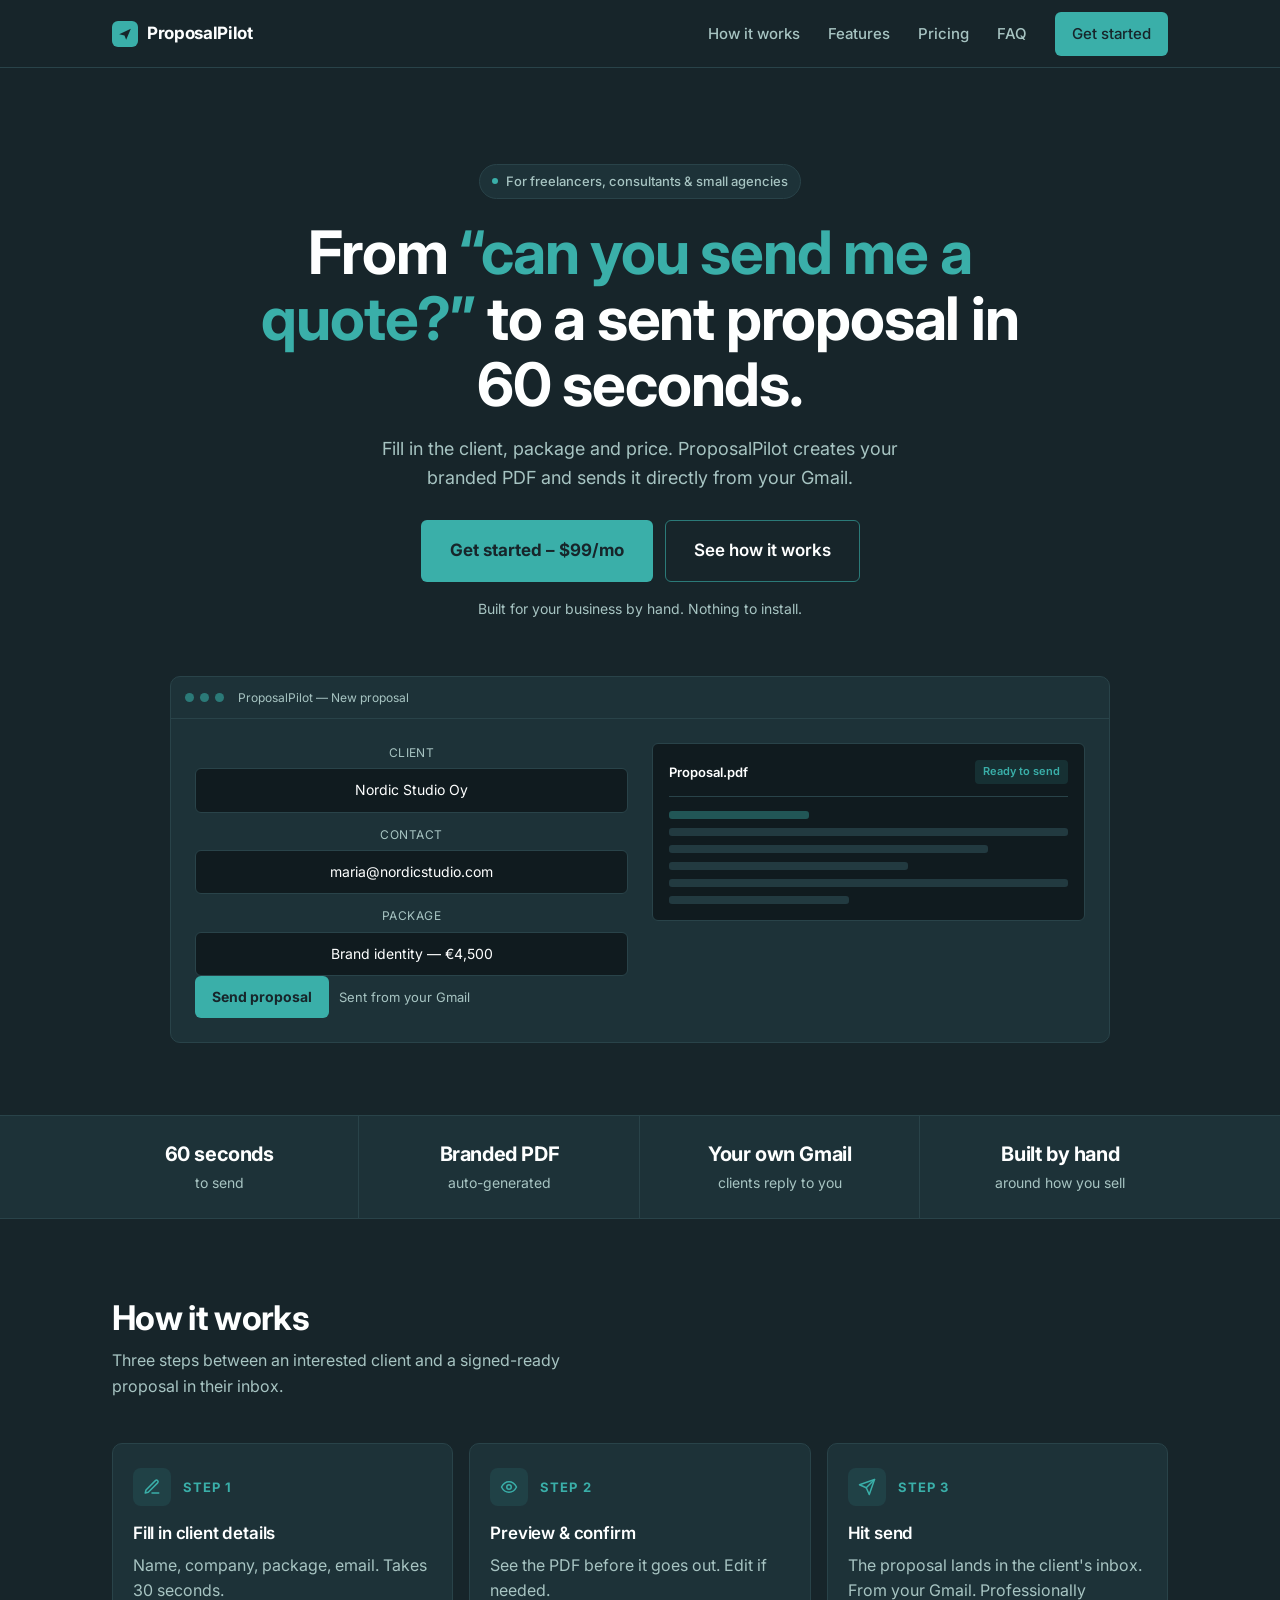
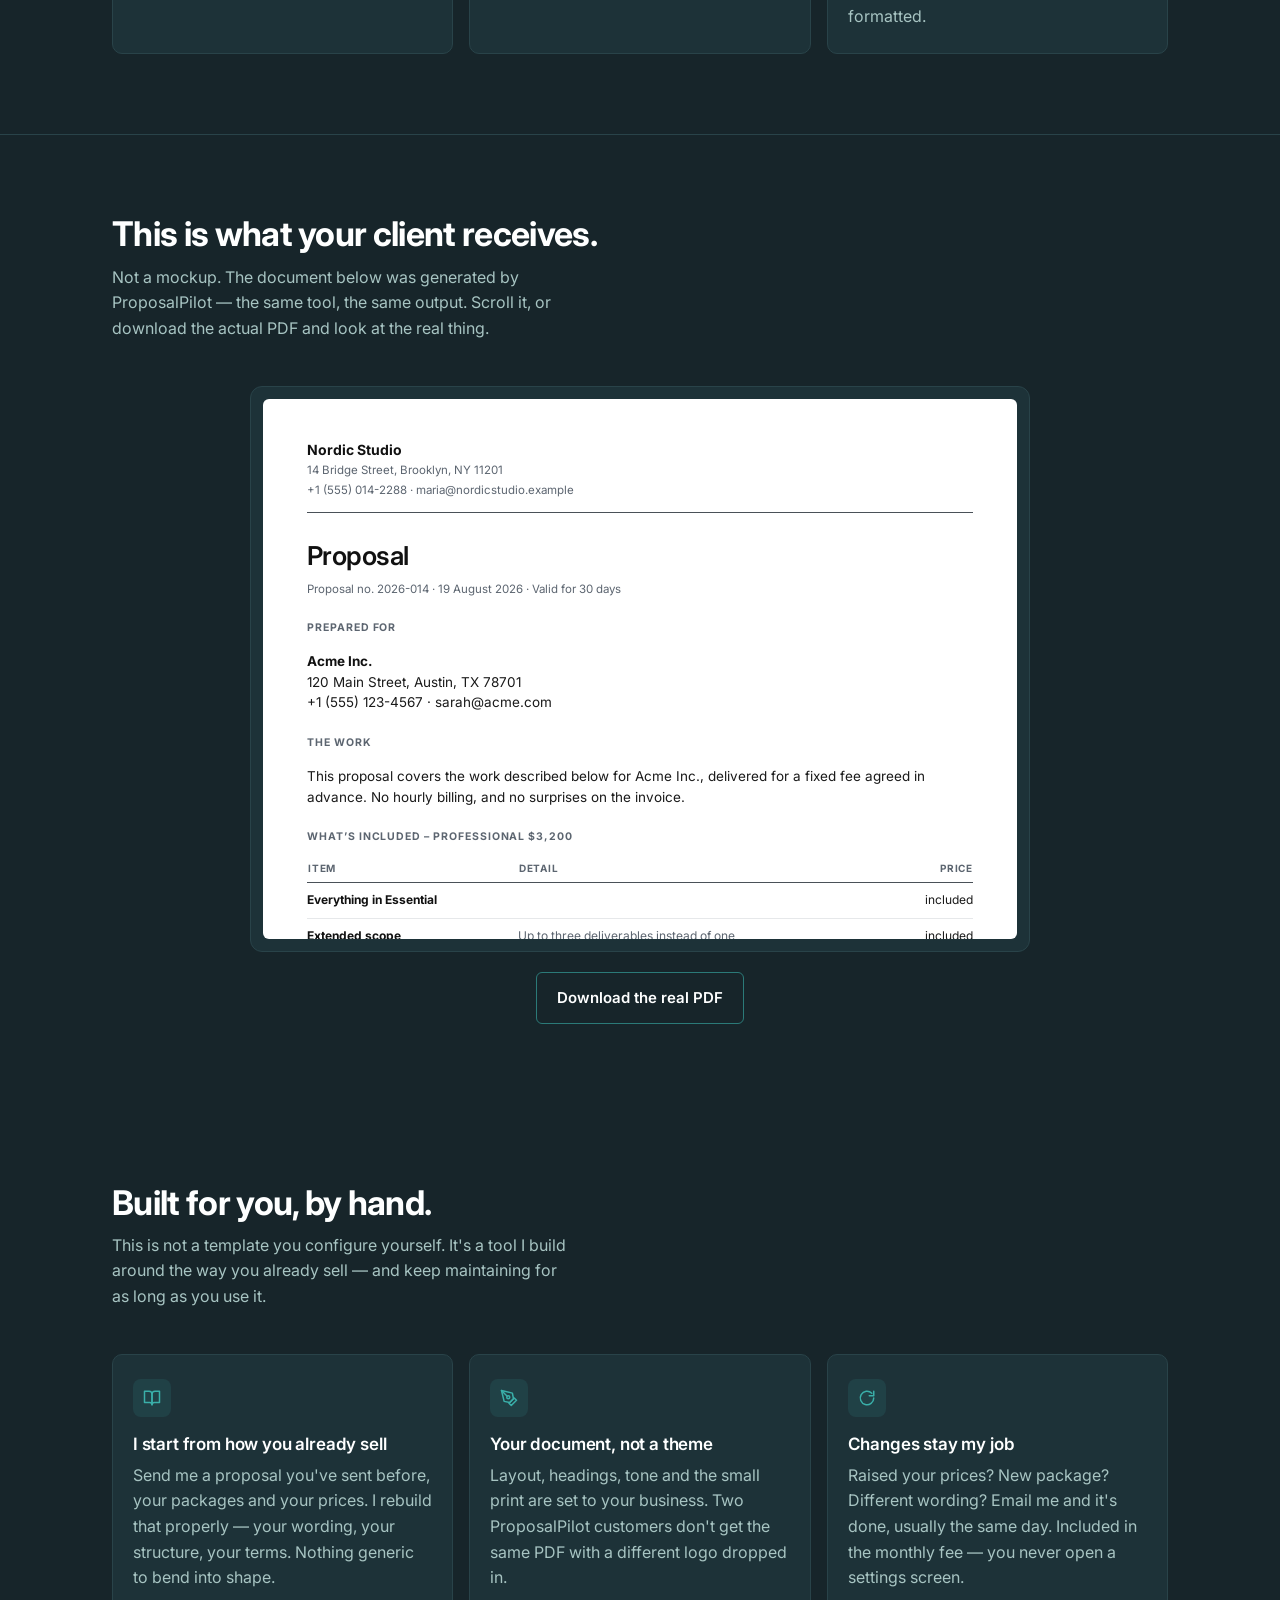
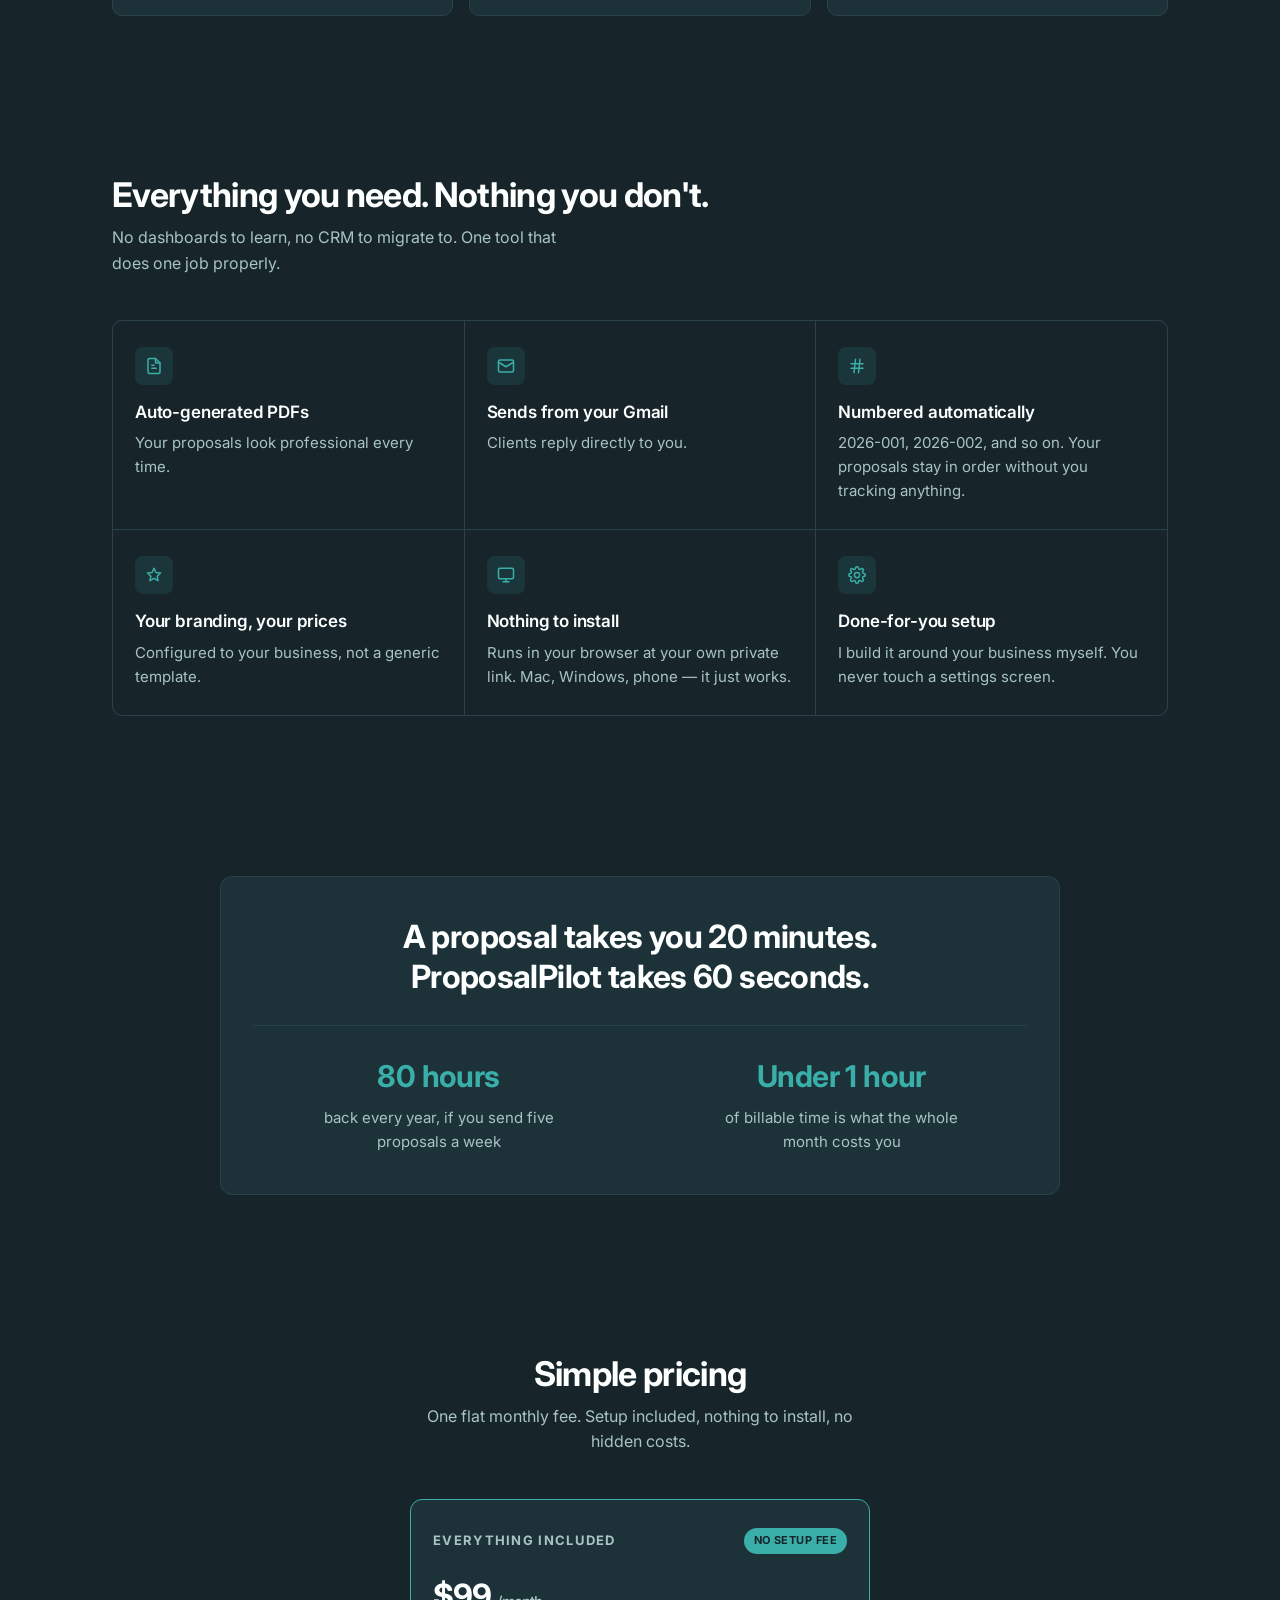
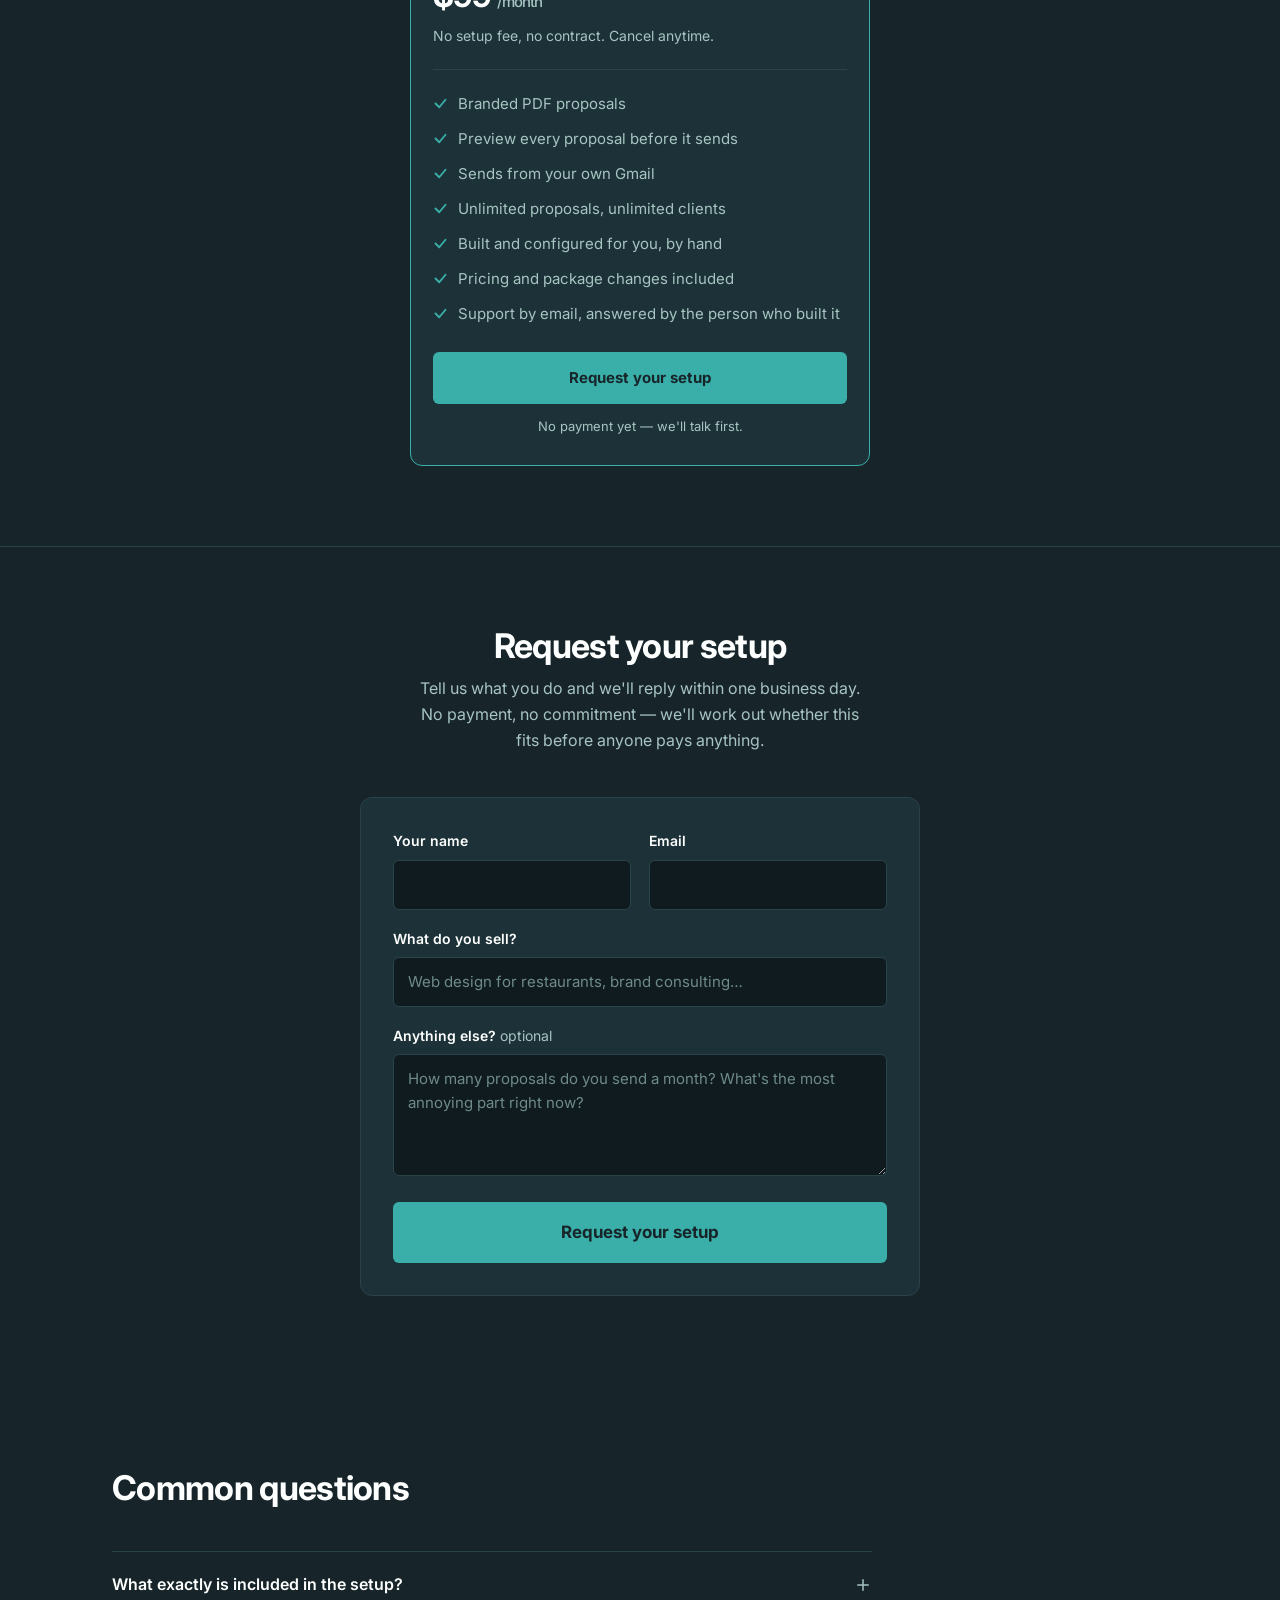
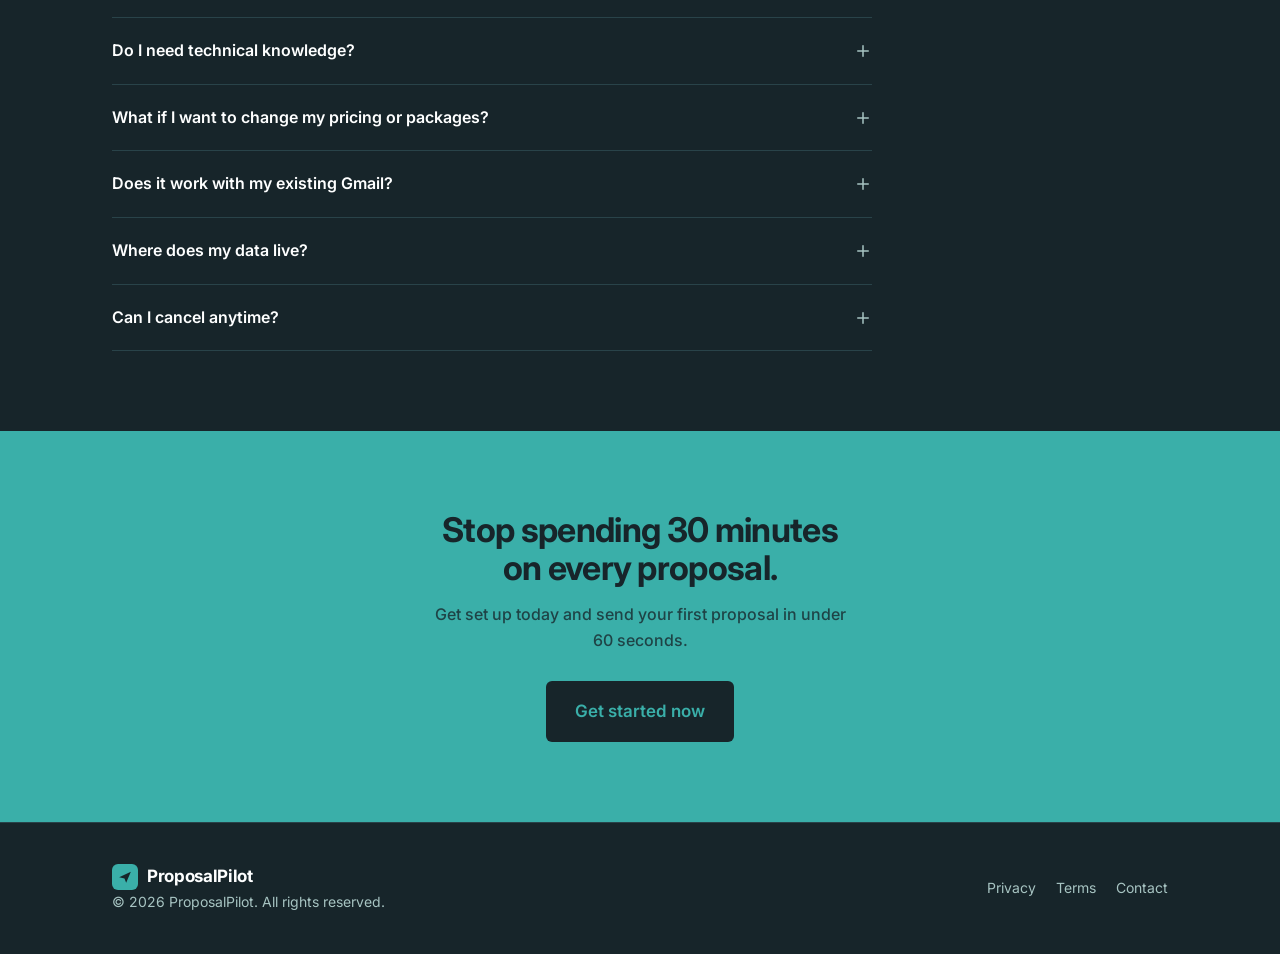
<file: index.html>
<!DOCTYPE html>
<html lang="en">
<head>
<meta charset="utf-8">
<meta name="viewport" content="width=device-width, initial-scale=1">
<title>ProposalPilot — Send client proposals in 60 seconds, from Gmail</title>
<meta name="description" content="ProposalPilot generates branded PDF proposals and sends them from your own Gmail. Built around your business by hand, not a template you configure yourself.">
<meta property="og:title" content="From &quot;can you send me a quote?&quot; to a sent proposal in 60 seconds.">
<meta property="og:description" content="Branded PDF proposals, generated and sent from your own Gmail. No copy-paste. No Word templates.">
<meta property="og:type" content="website">
<meta name="theme-color" content="#17252a">
<link rel="icon" href="data:image/svg+xml,<svg xmlns='http://www.w3.org/2000/svg' viewBox='0 0 32 32'><rect width='32' height='32' rx='7' fill='%233AAFA9'/><path d='M7 17.5 25 8l-7 17-2.6-6.4L7 17.5Z' fill='%2317252A'/></svg>">
<link rel="preconnect" href="https://fonts.googleapis.com">
<link rel="preconnect" href="https://fonts.gstatic.com" crossorigin>
<link href="https://fonts.googleapis.com/css2?family=Inter:wght@400;500;600;700&display=swap" rel="stylesheet">
<link rel="stylesheet" href="styles.css">
</head>
<body>

<!-- ============ NAV ============ -->
<header class="nav">
  <div class="wrap nav-inner">
    <a class="logo" href="#top">
      <span class="logo-mark" aria-hidden="true">
        <svg width="14" height="14" viewBox="0 0 24 24" fill="currentColor"><path d="M2 12.6 22 3l-8 19-2.9-7.3L2 12.6Z"/></svg>
      </span>
      ProposalPilot
    </a>

    <nav class="nav-links" aria-label="Main">
      <a href="#how">How it works</a>
      <a href="#features">Features</a>
      <a href="#pricing">Pricing</a>
      <a href="#faq">FAQ</a>
      <a class="btn btn-primary btn-sm" href="#contact" data-plan="Nav button">Get started</a>
    </nav>

    <button class="nav-toggle" id="navToggle" aria-label="Open menu" aria-expanded="false" aria-controls="navMenu">
      <svg width="22" height="22" viewBox="0 0 24 24" fill="none" stroke="currentColor" stroke-width="2" stroke-linecap="round"><path d="M3 6h18M3 12h18M3 18h18"/></svg>
    </button>
  </div>

  <div class="nav-menu" id="navMenu">
    <a href="#how">How it works</a>
    <a href="#features">Features</a>
    <a href="#pricing">Pricing</a>
    <a href="#faq">FAQ</a>
    <a class="btn btn-primary btn-block" href="#contact" data-plan="Nav button">Get started</a>
  </div>
</header>

<main id="top">

  <!-- ============ HERO ============ -->
  <section class="hero">
    <div class="wrap">
      <span class="eyebrow"><span class="dot"></span> For freelancers, consultants &amp; small agencies</span>
      <h1>From <span class="quoted">&ldquo;can you send me a quote?&rdquo;</span> to a sent proposal in 60 seconds.</h1>
      <p class="lead">Fill in the client, package and price. ProposalPilot creates your branded PDF and sends it directly from your Gmail.</p>

      <div class="hero-actions">
        <a class="btn btn-primary btn-lg" href="#contact" data-plan="Hero button">Get started – $99/mo</a>
        <a class="btn btn-secondary btn-lg" href="#how">See how it works</a>
      </div>

      <p class="hero-note">Built for your business by hand. Nothing to install.</p>

      <!-- App mockup -->
      <div class="mockup" aria-hidden="true">
        <div class="mockup-bar">
          <span></span><span></span><span></span>
          <span class="title">ProposalPilot — New proposal</span>
        </div>
        <div class="mockup-body">
          <div>
            <div class="mockup-fields">
              <div class="field">
                <label>Client</label>
                <div class="value">Nordic Studio Oy</div>
              </div>
              <div class="field">
                <label>Contact</label>
                <div class="value">maria@nordicstudio.com</div>
              </div>
              <div class="field">
                <label>Package</label>
                <div class="value">Brand identity — €4,500</div>
              </div>
            </div>
            <div class="mockup-send">
              <span class="btn btn-primary btn-sm">Send proposal</span>
              <span>Sent from your Gmail</span>
            </div>
          </div>

          <div class="doc">
            <div class="doc-head">
              Proposal.pdf
              <span class="tag">Ready to send</span>
            </div>
            <div class="doc-lines">
              <i class="accent"></i>
              <i></i>
              <i class="w80"></i>
              <i class="w60"></i>
              <i></i>
              <i class="w45"></i>
            </div>
          </div>
        </div>
      </div>
    </div>
  </section>

  <!-- ============ SOCIAL PROOF BAR ============ -->
  <section class="stats" style="padding:0">
    <div class="wrap">
      <div class="stat"><b>60 seconds</b><span>to send</span></div>
      <div class="stat"><b>Branded PDF</b><span>auto-generated</span></div>
      <div class="stat"><b>Your own Gmail</b><span>clients reply to you</span></div>
      <div class="stat"><b>Built by hand</b><span>around how you sell</span></div>
    </div>
  </section>

  <!-- ============ HOW IT WORKS ============ -->
  <section id="how">
    <div class="wrap">
      <div class="section-head">
        <h2>How it works</h2>
        <p>Three steps between an interested client and a signed-ready proposal in their inbox.</p>
      </div>

      <div class="steps">
        <div class="step">
          <div class="step-num">
            <span class="icon">
              <svg width="18" height="18" viewBox="0 0 24 24" fill="none" stroke="currentColor" stroke-width="2" stroke-linecap="round" stroke-linejoin="round"><path d="M12 20h9"/><path d="M16.5 3.5a2.1 2.1 0 0 1 3 3L7 19l-4 1 1-4Z"/></svg>
            </span>
            STEP 1
          </div>
          <h3>Fill in client details</h3>
          <p>Name, company, package, email. Takes 30 seconds.</p>
        </div>

        <div class="step">
          <div class="step-num">
            <span class="icon">
              <svg width="18" height="18" viewBox="0 0 24 24" fill="none" stroke="currentColor" stroke-width="2" stroke-linecap="round" stroke-linejoin="round"><path d="M2 12s3.5-7 10-7 10 7 10 7-3.5 7-10 7-10-7-10-7Z"/><circle cx="12" cy="12" r="3"/></svg>
            </span>
            STEP 2
          </div>
          <h3>Preview &amp; confirm</h3>
          <p>See the PDF before it goes out. Edit if needed.</p>
        </div>

        <div class="step">
          <div class="step-num">
            <span class="icon">
              <svg width="18" height="18" viewBox="0 0 24 24" fill="none" stroke="currentColor" stroke-width="2" stroke-linecap="round" stroke-linejoin="round"><path d="M22 2 11 13"/><path d="M22 2 15 22l-4-9-9-4Z"/></svg>
            </span>
            STEP 3
          </div>
          <h3>Hit send</h3>
          <p>The proposal lands in the client's inbox. From your Gmail. Professionally formatted.</p>
        </div>
      </div>
    </div>
  </section>

  <!-- ============ REAL EXAMPLE ============ -->
  <section id="example">
    <div class="wrap">
      <div class="section-head">
        <h2>This is what your client receives.</h2>
        <p>Not a mockup. The document below was generated by ProposalPilot — the same tool, the same output. Scroll it, or download the actual PDF and look at the real thing.</p>
      </div>

      <div class="paper-frame">
        <article class="paper" tabindex="0" aria-label="Example proposal, scrollable">
          <header class="paper-head">
            <strong>Nordic Studio</strong>
            <span>14 Bridge Street, Brooklyn, NY 11201</span>
            <span>+1 (555) 014-2288 · maria@nordicstudio.example</span>
          </header>

          <h3 class="paper-title">Proposal</h3>
          <p class="paper-meta">Proposal no. 2026-014 · 19 August 2026 · Valid for 30 days</p>

          <h4>Prepared for</h4>
          <p><strong>Acme Inc.</strong><br>120 Main Street, Austin, TX 78701<br>+1 (555) 123-4567 · sarah@acme.com</p>

          <h4>The work</h4>
          <p>This proposal covers the work described below for Acme Inc., delivered for a fixed fee agreed in advance. No hourly billing, and no surprises on the invoice.</p>

          <h4>What&rsquo;s included &ndash; Professional $3,200</h4>
          <table class="paper-table">
            <thead>
              <tr><th>Item</th><th>Detail</th><th class="num">Price</th></tr>
            </thead>
            <tbody>
              <tr><td>Everything in Essential</td><td></td><td class="num">included</td></tr>
              <tr><td>Extended scope</td><td>Up to three deliverables instead of one</td><td class="num">included</td></tr>
              <tr><td>Revisions</td><td>Three rounds of changes</td><td class="num">included</td></tr>
              <tr><td>Guidelines document</td><td>How to apply the work consistently</td><td class="num">included</td></tr>
              <tr><td>Support</td><td>30 days of email support after handover</td><td class="num">included</td></tr>
              <tr><td>Project fee</td><td>Fixed price, agreed in advance</td><td class="num">$3,200.00</td></tr>
              <tr class="total"><td>Total</td><td></td><td class="num">$3,200.00</td></tr>
            </tbody>
          </table>

          <h4>Not included</h4>
          <p>Work outside the scope above is quoted separately before it starts. You approve the price first — nothing is ever added to an invoice without your written agreement.</p>

          <h4>Timeline</h4>
          <p>Work begins within five business days of acceptance. A full schedule with delivery dates is agreed at the first session.</p>

          <h4>Payment terms</h4>
          <p>50% on acceptance, 50% on delivery. Invoices are due within 14 days. Late payments accrue interest at the statutory rate.</p>

          <h4>How to accept</h4>
          <p>Reply to the email this proposal came with and write &ldquo;accepted&rdquo;. That is all — no signature or portal login required.</p>

          <footer class="paper-foot">Proposal 2026-014 · 19 August 2026 · Nordic Studio</footer>
        </article>
      </div>

      <p class="paper-note">
        <a class="btn btn-secondary" href="example-proposal.pdf" target="_blank" rel="noopener">Download the real PDF</a>
      </p>
    </div>
  </section>

  <!-- ============ BUILT BY HAND ============ -->
  <section id="built">
    <div class="wrap">
      <div class="section-head">
        <h2>Built for you, by hand.</h2>
        <p>This is not a template you configure yourself. It's a tool I build around the way you already sell — and keep maintaining for as long as you use it.</p>
      </div>

      <div class="steps">
        <div class="step">
          <span class="icon">
            <svg width="18" height="18" viewBox="0 0 24 24" fill="none" stroke="currentColor" stroke-width="2" stroke-linecap="round" stroke-linejoin="round"><path d="M2 3h6a4 4 0 0 1 4 4v14a3 3 0 0 0-3-3H2Z"/><path d="M22 3h-6a4 4 0 0 0-4 4v14a3 3 0 0 1 3-3h7Z"/></svg>
          </span>
          <h3>I start from how you already sell</h3>
          <p>Send me a proposal you've sent before, your packages and your prices. I rebuild that properly — your wording, your structure, your terms. Nothing generic to bend into shape.</p>
        </div>

        <div class="step">
          <span class="icon">
            <svg width="18" height="18" viewBox="0 0 24 24" fill="none" stroke="currentColor" stroke-width="2" stroke-linecap="round" stroke-linejoin="round"><path d="M12 19l7-7 3 3-7 7-3-3Z"/><path d="M18 13l-1.5-7.5L2 2l3.5 14.5L13 18l5-5Z"/><path d="M2 2l7.6 7.6"/><circle cx="11" cy="11" r="2"/></svg>
          </span>
          <h3>Your document, not a theme</h3>
          <p>Layout, headings, tone and the small print are set to your business. Two ProposalPilot customers don't get the same PDF with a different logo dropped in.</p>
        </div>

        <div class="step">
          <span class="icon">
            <svg width="18" height="18" viewBox="0 0 24 24" fill="none" stroke="currentColor" stroke-width="2" stroke-linecap="round" stroke-linejoin="round"><path d="M21 12a9 9 0 1 1-2.6-6.4"/><path d="M21 3v6h-6"/></svg>
          </span>
          <h3>Changes stay my job</h3>
          <p>Raised your prices? New package? Different wording? Email me and it's done, usually the same day. Included in the monthly fee — you never open a settings screen.</p>
        </div>
      </div>
    </div>
  </section>

  <!-- ============ FEATURES ============ -->
  <section id="features">
    <div class="wrap">
      <div class="section-head">
        <h2>Everything you need. Nothing you don't.</h2>
        <p>No dashboards to learn, no CRM to migrate to. One tool that does one job properly.</p>
      </div>

      <div class="features">
        <div class="feature">
          <span class="icon">
            <svg width="18" height="18" viewBox="0 0 24 24" fill="none" stroke="currentColor" stroke-width="2" stroke-linecap="round" stroke-linejoin="round"><path d="M14 2H6a2 2 0 0 0-2 2v16a2 2 0 0 0 2 2h12a2 2 0 0 0 2-2V8Z"/><path d="M14 2v6h6"/><path d="M9 15h6"/><path d="M9 11h3"/></svg>
          </span>
          <h3>Auto-generated PDFs</h3>
          <p>Your proposals look professional every time.</p>
        </div>

        <div class="feature">
          <span class="icon">
            <svg width="18" height="18" viewBox="0 0 24 24" fill="none" stroke="currentColor" stroke-width="2" stroke-linecap="round" stroke-linejoin="round"><rect x="2" y="4" width="20" height="16" rx="2"/><path d="m2 7 10 6 10-6"/></svg>
          </span>
          <h3>Sends from your Gmail</h3>
          <p>Clients reply directly to you.</p>
        </div>

        <div class="feature">
          <span class="icon">
            <svg width="18" height="18" viewBox="0 0 24 24" fill="none" stroke="currentColor" stroke-width="2" stroke-linecap="round" stroke-linejoin="round"><path d="M4 9h16M4 15h16M10 3 8 21M16 3l-2 18"/></svg>
          </span>
          <h3>Numbered automatically</h3>
          <p>2026-001, 2026-002, and so on. Your proposals stay in order without you tracking anything.</p>
        </div>

        <div class="feature">
          <span class="icon">
            <svg width="18" height="18" viewBox="0 0 24 24" fill="none" stroke="currentColor" stroke-width="2" stroke-linecap="round" stroke-linejoin="round"><path d="m12 3 2.6 5.6 6.1.8-4.5 4.2 1.2 6-5.4-3-5.4 3 1.2-6L3.3 9.4l6.1-.8Z"/></svg>
          </span>
          <h3>Your branding, your prices</h3>
          <p>Configured to your business, not a generic template.</p>
        </div>

        <div class="feature">
          <span class="icon">
            <svg width="18" height="18" viewBox="0 0 24 24" fill="none" stroke="currentColor" stroke-width="2" stroke-linecap="round" stroke-linejoin="round"><rect x="2" y="3" width="20" height="14" rx="2"/><path d="M8 21h8"/><path d="M12 17v4"/></svg>
          </span>
          <h3>Nothing to install</h3>
          <p>Runs in your browser at your own private link. Mac, Windows, phone — it just works.</p>
        </div>

        <div class="feature">
          <span class="icon">
            <svg width="18" height="18" viewBox="0 0 24 24" fill="none" stroke="currentColor" stroke-width="2" stroke-linecap="round" stroke-linejoin="round"><path d="M12 15.5a3.5 3.5 0 1 0 0-7 3.5 3.5 0 0 0 0 7Z"/><path d="M19.4 15a1.7 1.7 0 0 0 .3 1.9l.1.1a2 2 0 1 1-2.8 2.8l-.1-.1a1.7 1.7 0 0 0-1.9-.3 1.7 1.7 0 0 0-1 1.5V21a2 2 0 1 1-4 0v-.1a1.7 1.7 0 0 0-1.1-1.5 1.7 1.7 0 0 0-1.9.3l-.1.1a2 2 0 1 1-2.8-2.8l.1-.1a1.7 1.7 0 0 0 .3-1.9 1.7 1.7 0 0 0-1.5-1H3a2 2 0 1 1 0-4h.1a1.7 1.7 0 0 0 1.5-1.1 1.7 1.7 0 0 0-.3-1.9l-.1-.1a2 2 0 1 1 2.8-2.8l.1.1a1.7 1.7 0 0 0 1.9.3H9a1.7 1.7 0 0 0 1-1.5V3a2 2 0 1 1 4 0v.1a1.7 1.7 0 0 0 1 1.5 1.7 1.7 0 0 0 1.9-.3l.1-.1a2 2 0 1 1 2.8 2.8l-.1.1a1.7 1.7 0 0 0-.3 1.9V9a1.7 1.7 0 0 0 1.5 1H21a2 2 0 1 1 0 4h-.1a1.7 1.7 0 0 0-1.5 1Z"/></svg>
          </span>
          <h3>Done-for-you setup</h3>
          <p>I build it around your business myself. You never touch a settings screen.</p>
        </div>
      </div>
    </div>
  </section>

  <!-- ============ WHAT IT SAVES ============ -->
  <section id="value">
    <div class="wrap">
      <div class="value-box">
        <p class="value-lead">A proposal takes you 20 minutes.<br>ProposalPilot takes 60 seconds.</p>
        <div class="value-figures">
          <div>
            <b>80 hours</b>
            <span>back every year, if you send five proposals a week</span>
          </div>
          <div>
            <b>Under 1 hour</b>
            <span>of billable time is what the whole month costs you</span>
          </div>
        </div>
      </div>
    </div>
  </section>

  <!-- ============ PRICING ============ -->
  <section id="pricing">
    <div class="wrap">
      <div class="section-head" style="text-align:center">
        <h2>Simple pricing</h2>
        <p style="margin-left:auto;margin-right:auto">One flat monthly fee. Setup included, nothing to install, no hidden costs.</p>
      </div>

      <div class="plans plans-single">
        <div class="plan featured">
          <div class="plan-top">
            <span class="plan-name">Everything included</span>
            <span class="badge">No setup fee</span>
          </div>
          <div class="price">$99 <small>/month</small></div>
          <p class="plan-sub">No setup fee, no contract. Cancel anytime.</p>
          <ul>
            <li><svg width="15" height="15" viewBox="0 0 24 24" fill="none" stroke="currentColor" stroke-width="3" stroke-linecap="round" stroke-linejoin="round"><path d="m4 12 6 6L20 6"/></svg> Branded PDF proposals</li>
            <li><svg width="15" height="15" viewBox="0 0 24 24" fill="none" stroke="currentColor" stroke-width="3" stroke-linecap="round" stroke-linejoin="round"><path d="m4 12 6 6L20 6"/></svg> Preview every proposal before it sends</li>
            <li><svg width="15" height="15" viewBox="0 0 24 24" fill="none" stroke="currentColor" stroke-width="3" stroke-linecap="round" stroke-linejoin="round"><path d="m4 12 6 6L20 6"/></svg> Sends from your own Gmail</li>
            <li><svg width="15" height="15" viewBox="0 0 24 24" fill="none" stroke="currentColor" stroke-width="3" stroke-linecap="round" stroke-linejoin="round"><path d="m4 12 6 6L20 6"/></svg> Unlimited proposals, unlimited clients</li>
            <li><svg width="15" height="15" viewBox="0 0 24 24" fill="none" stroke="currentColor" stroke-width="3" stroke-linecap="round" stroke-linejoin="round"><path d="m4 12 6 6L20 6"/></svg> Built and configured for you, by hand</li>
            <li><svg width="15" height="15" viewBox="0 0 24 24" fill="none" stroke="currentColor" stroke-width="3" stroke-linecap="round" stroke-linejoin="round"><path d="m4 12 6 6L20 6"/></svg> Pricing and package changes included</li>
            <li><svg width="15" height="15" viewBox="0 0 24 24" fill="none" stroke="currentColor" stroke-width="3" stroke-linecap="round" stroke-linejoin="round"><path d="m4 12 6 6L20 6"/></svg> Support by email, answered by the person who built it</li>
          </ul>
          <a class="btn btn-primary btn-block" href="#contact" data-plan="Pricing card">Request your setup</a>
          <p class="plan-note">No payment yet — we'll talk first.</p>
        </div>
      </div>
    </div>
  </section>

  <!-- ============ CONTACT ============ -->
  <section id="contact">
    <div class="wrap">
      <div class="section-head" style="text-align:center">
        <h2>Request your setup</h2>
        <p style="margin-left:auto;margin-right:auto">Tell us what you do and we'll reply within one business day. No payment, no commitment — we'll work out whether this fits before anyone pays anything.</p>
      </div>

      <form id="contactForm" class="contact-form" action="https://formspree.io/f/mgawpjbw" method="POST">
        <div class="field-row">
          <div class="form-field">
            <label for="name">Your name</label>
            <input id="name" type="text" name="name" required autocomplete="name">
          </div>
          <div class="form-field">
            <label for="email">Email</label>
            <input id="email" type="email" name="email" required autocomplete="email">
          </div>
        </div>

        <div class="form-field">
          <label for="business">What do you sell?</label>
          <input id="business" type="text" name="business" placeholder="Web design for restaurants, brand consulting…" required>
        </div>

        <div class="form-field">
          <label for="details">Anything else? <span class="optional">optional</span></label>
          <textarea id="details" name="details" rows="4" placeholder="How many proposals do you send a month? What's the most annoying part right now?"></textarea>
        </div>

        <input type="hidden" name="plan" id="planField" value="Not specified">
        <input type="hidden" name="_subject" value="New ProposalPilot lead">
        <input type="text" name="_gotcha" class="hp" tabindex="-1" autocomplete="off" aria-hidden="true">

        <button class="btn btn-primary btn-block btn-lg" type="submit">Request your setup</button>
      </form>

      <p class="form-msg" id="formMsg" role="status" aria-live="polite"></p>
    </div>
  </section>

  <!-- ============ FAQ ============ -->
  <section id="faq">
    <div class="wrap">
      <div class="section-head">
        <h2>Common questions</h2>
      </div>

      <div class="faq">
        <div class="faq-item">
          <button class="faq-q" aria-expanded="false">
            What exactly is included in the setup?
            <svg width="18" height="18" viewBox="0 0 24 24" fill="none" stroke="currentColor" stroke-width="2" stroke-linecap="round"><path d="M12 5v14M5 12h14"/></svg>
          </button>
          <div class="faq-a">We configure everything with your business details, pricing, packages, and branding, and connect it to your Gmail. You get a private link to your own ProposalPilot — nothing to install, nothing to update. Setup normally takes two business days from the moment you've sent me your details.</div>
        </div>

        <div class="faq-item">
          <button class="faq-q" aria-expanded="false">
            Do I need technical knowledge?
            <svg width="18" height="18" viewBox="0 0 24 24" fill="none" stroke="currentColor" stroke-width="2" stroke-linecap="round"><path d="M12 5v14M5 12h14"/></svg>
          </button>
          <div class="faq-a">No. We handle everything. You just fill in a form and click send.</div>
        </div>

        <div class="faq-item">
          <button class="faq-q" aria-expanded="false">
            What if I want to change my pricing or packages?
            <svg width="18" height="18" viewBox="0 0 24 24" fill="none" stroke="currentColor" stroke-width="2" stroke-linecap="round"><path d="M12 5v14M5 12h14"/></svg>
          </button>
          <div class="faq-a">We update it for you. It's included in the monthly fee.</div>
        </div>

        <div class="faq-item">
          <button class="faq-q" aria-expanded="false">
            Does it work with my existing Gmail?
            <svg width="18" height="18" viewBox="0 0 24 24" fill="none" stroke="currentColor" stroke-width="2" stroke-linecap="round"><path d="M12 5v14M5 12h14"/></svg>
          </button>
          <div class="faq-a">Yes. You connect your existing Gmail through Google's official API, and proposals go out from your own address — so replies come straight back to you. We only ask for permission to send mail, never to read it. You can revoke access at any time from your Google account settings.</div>
        </div>

        <div class="faq-item">
          <button class="faq-q" aria-expanded="false">
            Where does my data live?
            <svg width="18" height="18" viewBox="0 0 24 24" fill="none" stroke="currentColor" stroke-width="2" stroke-linecap="round"><path d="M12 5v14M5 12h14"/></svg>
          </button>
          <div class="faq-a">On a server in the EU, on your own private instance — your proposals and client details are not mixed with anyone else's. The Gmail access token is stored encrypted. Sent proposals also stay in your Gmail's Sent folder, where you'd expect them.</div>
        </div>

        <div class="faq-item">
          <button class="faq-q" aria-expanded="false">
            Can I cancel anytime?
            <svg width="18" height="18" viewBox="0 0 24 24" fill="none" stroke="currentColor" stroke-width="2" stroke-linecap="round"><path d="M12 5v14M5 12h14"/></svg>
          </button>
          <div class="faq-a">Yes — cancel whenever, no notice period and no contract to get out of. Your access runs to the end of the period you've paid for, and then the service stops. Before it does, we send you a PDF archive of every proposal you've sent, so nothing is lost.</div>
        </div>
      </div>
    </div>
  </section>

  <!-- ============ CTA ============ -->
  <section class="cta">
    <div class="wrap">
      <h2>Stop spending 30 minutes on every proposal.</h2>
      <p>Get set up today and send your first proposal in under 60 seconds.</p>
      <a class="btn btn-lg" href="#contact" data-plan="Bottom CTA">Get started now</a>
    </div>
  </section>
</main>

<!-- ============ FOOTER ============ -->
<footer class="footer">
  <div class="wrap footer-inner">
    <div>
      <a class="logo" href="#top">
        <span class="logo-mark" aria-hidden="true">
          <svg width="14" height="14" viewBox="0 0 24 24" fill="currentColor"><path d="M2 12.6 22 3l-8 19-2.9-7.3L2 12.6Z"/></svg>
        </span>
        ProposalPilot
      </a>
      <p class="copyright">© 2026 ProposalPilot. All rights reserved.</p>
    </div>
    <div class="footer-links">
      <a href="privacy.html">Privacy</a>
      <a href="terms.html">Terms</a>
      <a href="mailto:lehtonen.akseli1@gmail.com">Contact</a>
    </div>
  </div>
</footer>

<script>
(function () {
  // --- Mobile menu ---
  var toggle = document.getElementById('navToggle');
  var menu = document.getElementById('navMenu');

  function closeMenu() {
    menu.classList.remove('open');
    toggle.setAttribute('aria-expanded', 'false');
    toggle.setAttribute('aria-label', 'Open menu');
    document.body.classList.remove('nav-open');
  }

  toggle.addEventListener('click', function () {
    var open = menu.classList.toggle('open');
    toggle.setAttribute('aria-expanded', String(open));
    toggle.setAttribute('aria-label', open ? 'Close menu' : 'Open menu');
    document.body.classList.toggle('nav-open', open);
  });

  menu.addEventListener('click', function (e) {
    if (e.target.closest('a')) closeMenu();
  });

  document.addEventListener('keydown', function (e) {
    if (e.key === 'Escape') closeMenu();
  });

  // --- FAQ accordion ---
  document.querySelectorAll('.faq-q').forEach(function (q) {
    q.addEventListener('click', function () {
      var item = q.parentElement;
      var isOpen = item.classList.contains('open');

      document.querySelectorAll('.faq-item.open').forEach(function (openItem) {
        openItem.classList.remove('open');
        openItem.querySelector('.faq-q').setAttribute('aria-expanded', 'false');
      });

      if (!isOpen) {
        item.classList.add('open');
        q.setAttribute('aria-expanded', 'true');
      }
    });
  });

  // --- Remember which CTA sent them to the form, so leads are attributable ---
  var planField = document.getElementById('planField');

  document.querySelectorAll('[data-plan]').forEach(function (cta) {
    cta.addEventListener('click', function () {
      planField.value = cta.getAttribute('data-plan');
    });
  });

  // --- Contact form (Formspree, no page reload) ---
  var form = document.getElementById('contactForm');
  var msg = document.getElementById('formMsg');

  form.addEventListener('submit', function (e) {
    e.preventDefault();
    var button = form.querySelector('button');
    var original = button.textContent;

    button.disabled = true;
    button.textContent = 'Sending…';
    msg.className = 'form-msg';
    msg.textContent = '';

    fetch(form.action, {
      method: 'POST',
      body: new FormData(form),
      headers: { Accept: 'application/json' }
    })
      .then(function (res) {
        if (!res.ok) throw new Error('Request failed');
        form.reset();
        form.hidden = true;
        msg.className = 'form-msg ok';
        msg.textContent = "Thanks — got it. We'll be in touch within one business day.";
      })
      .catch(function () {
        msg.className = 'form-msg error';
        msg.textContent = 'Something went wrong. Email lehtonen.akseli1@gmail.com and we\'ll add you manually.';
      })
      .then(function () {
        button.disabled = false;
        button.textContent = original;
      });
  });
})();
</script>
</body>
</html>
</file>
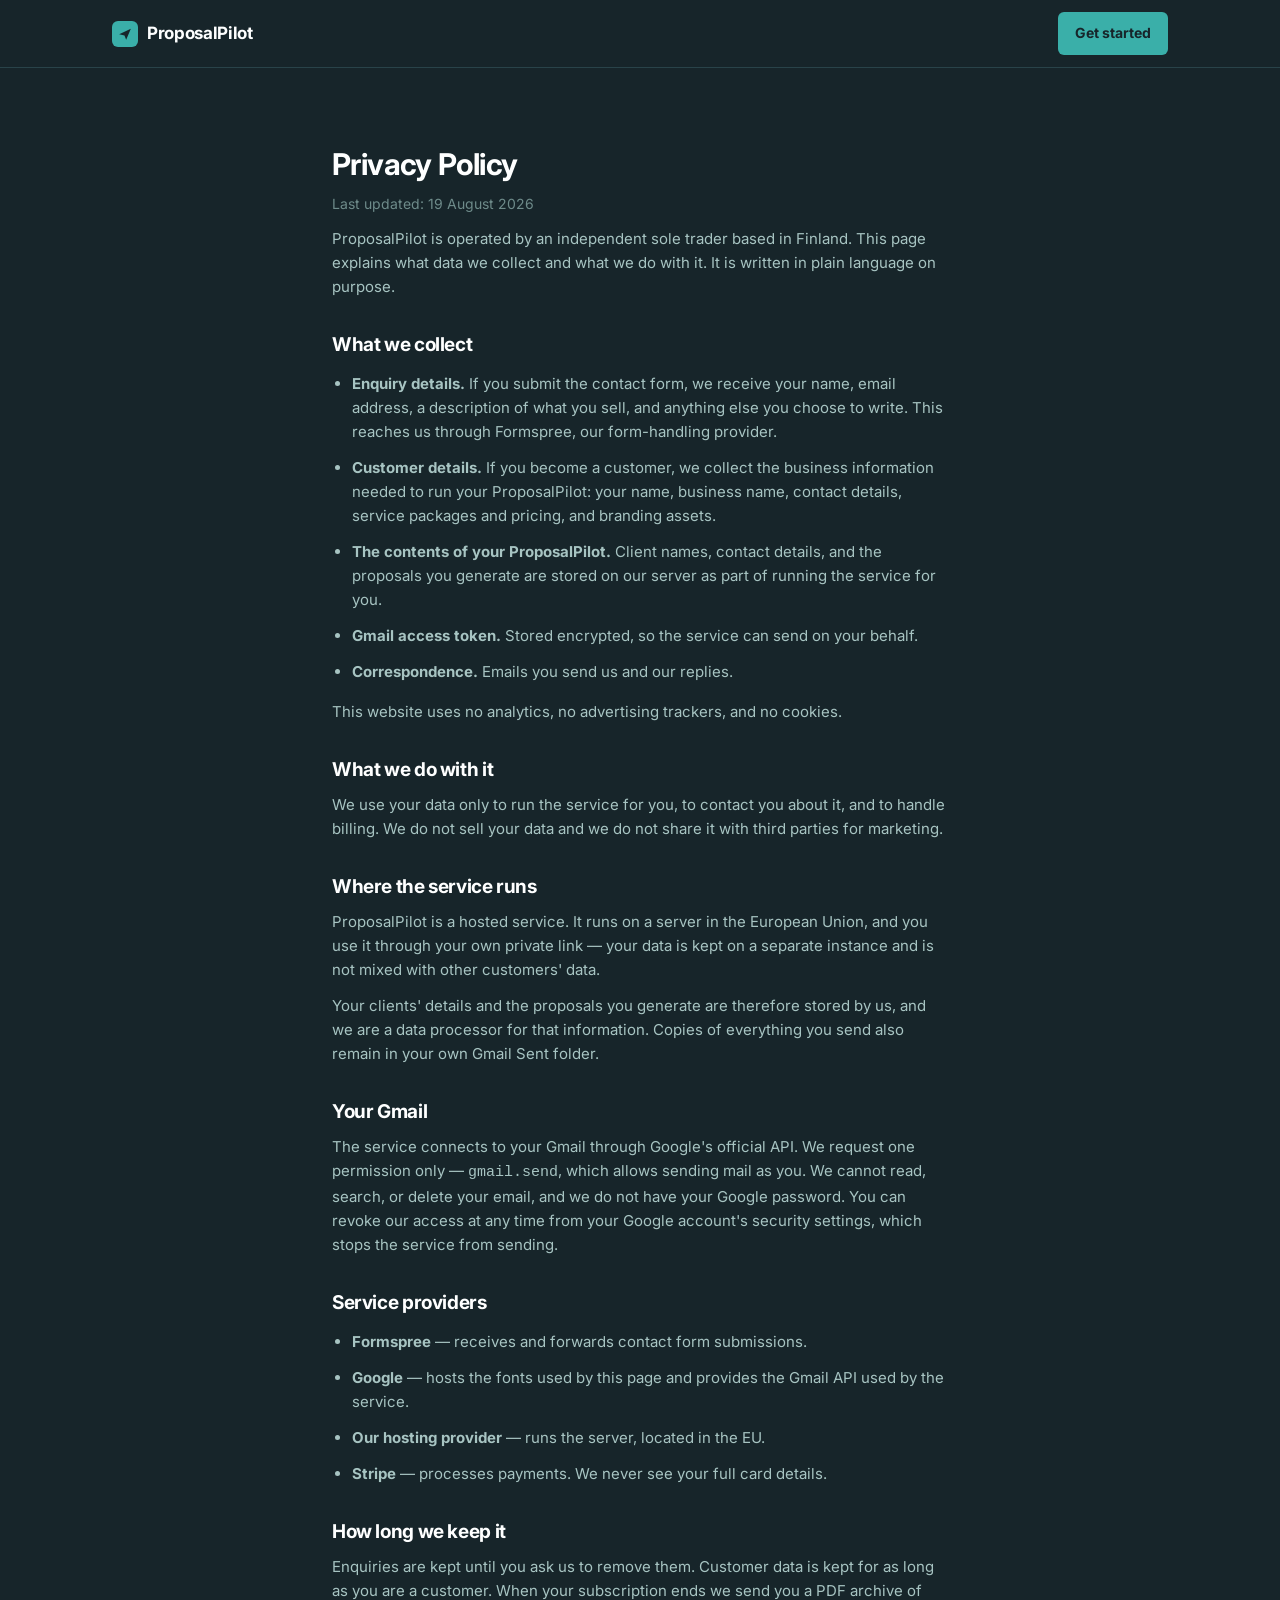
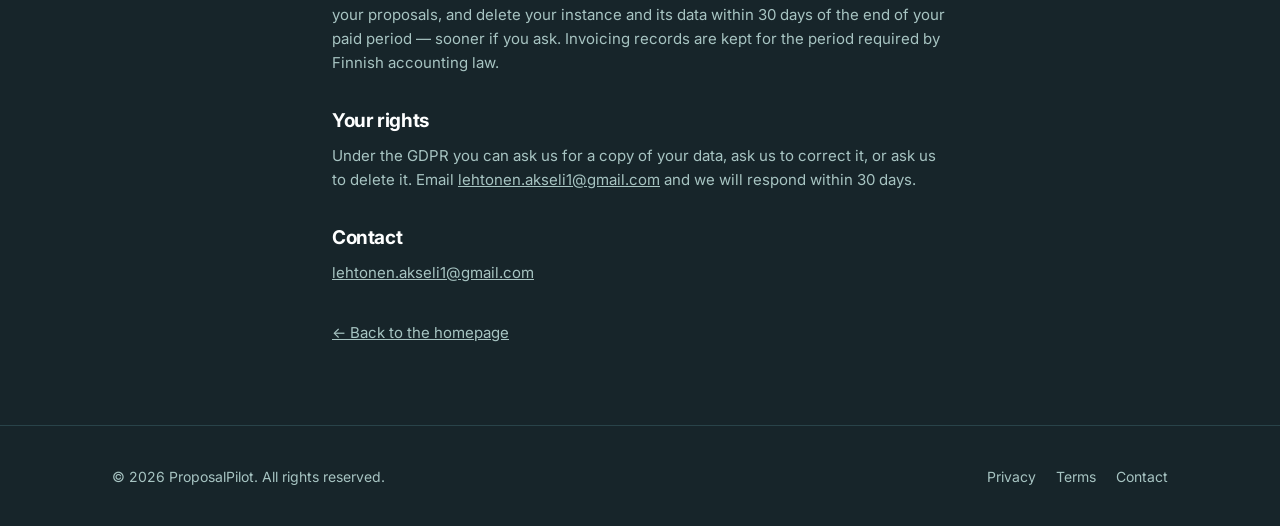
<file: privacy.html>
<!DOCTYPE html>
<html lang="en">
<head>
<meta charset="utf-8">
<meta name="viewport" content="width=device-width, initial-scale=1">
<title>Privacy Policy — ProposalPilot</title>
<meta name="description" content="How ProposalPilot handles your data.">
<meta name="theme-color" content="#17252a">
<link rel="icon" href="data:image/svg+xml,<svg xmlns='http://www.w3.org/2000/svg' viewBox='0 0 32 32'><rect width='32' height='32' rx='7' fill='%233AAFA9'/><path d='M7 17.5 25 8l-7 17-2.6-6.4L7 17.5Z' fill='%2317252A'/></svg>">
<link rel="preconnect" href="https://fonts.googleapis.com">
<link rel="preconnect" href="https://fonts.gstatic.com" crossorigin>
<link href="https://fonts.googleapis.com/css2?family=Inter:wght@400;500;600;700&display=swap" rel="stylesheet">
<link rel="stylesheet" href="styles.css">
</head>
<body>

<header class="nav">
  <div class="wrap nav-inner">
    <a class="logo" href="index.html">
      <span class="logo-mark" aria-hidden="true">
        <svg width="14" height="14" viewBox="0 0 24 24" fill="currentColor"><path d="M2 12.6 22 3l-8 19-2.9-7.3L2 12.6Z"/></svg>
      </span>
      ProposalPilot
    </a>
    <a class="btn btn-primary btn-sm" href="index.html#pricing">Get started</a>
  </div>
</header>

<main>
  <section>
    <div class="wrap legal">
      <h1>Privacy Policy</h1>
      <p class="updated">Last updated: 19 August 2026</p>

      <p>ProposalPilot is operated by an independent sole trader based in Finland. This page explains what data we collect and what we do with it. It is written in plain language on purpose.</p>

      <h2>What we collect</h2>
      <ul>
        <li><strong>Enquiry details.</strong> If you submit the contact form, we receive your name, email address, a description of what you sell, and anything else you choose to write. This reaches us through Formspree, our form-handling provider.</li>
        <li><strong>Customer details.</strong> If you become a customer, we collect the business information needed to run your ProposalPilot: your name, business name, contact details, service packages and pricing, and branding assets.</li>
        <li><strong>The contents of your ProposalPilot.</strong> Client names, contact details, and the proposals you generate are stored on our server as part of running the service for you.</li>
        <li><strong>Gmail access token.</strong> Stored encrypted, so the service can send on your behalf.</li>
        <li><strong>Correspondence.</strong> Emails you send us and our replies.</li>
      </ul>
      <p>This website uses no analytics, no advertising trackers, and no cookies.</p>

      <h2>What we do with it</h2>
      <p>We use your data only to run the service for you, to contact you about it, and to handle billing. We do not sell your data and we do not share it with third parties for marketing.</p>

      <h2>Where the service runs</h2>
      <p>ProposalPilot is a hosted service. It runs on a server in the European Union, and you use it through your own private link — your data is kept on a separate instance and is not mixed with other customers' data.</p>
      <p>Your clients' details and the proposals you generate are therefore stored by us, and we are a data processor for that information. Copies of everything you send also remain in your own Gmail Sent folder.</p>

      <h2>Your Gmail</h2>
      <p>The service connects to your Gmail through Google's official API. We request one permission only — <code>gmail.send</code>, which allows sending mail as you. We cannot read, search, or delete your email, and we do not have your Google password. You can revoke our access at any time from your Google account's security settings, which stops the service from sending.</p>

      <h2>Service providers</h2>
      <ul>
        <li><strong>Formspree</strong> — receives and forwards contact form submissions.</li>
        <li><strong>Google</strong> — hosts the fonts used by this page and provides the Gmail API used by the service.</li>
        <li><strong>Our hosting provider</strong> — runs the server, located in the EU.</li>
        <li><strong>Stripe</strong> — processes payments. We never see your full card details.</li>
      </ul>

      <h2>How long we keep it</h2>
      <p>Enquiries are kept until you ask us to remove them. Customer data is kept for as long as you are a customer. When your subscription ends we send you a PDF archive of your proposals, and delete your instance and its data within 30 days of the end of your paid period — sooner if you ask. Invoicing records are kept for the period required by Finnish accounting law.</p>

      <h2>Your rights</h2>
      <p>Under the GDPR you can ask us for a copy of your data, ask us to correct it, or ask us to delete it. Email <a href="mailto:lehtonen.akseli1@gmail.com">lehtonen.akseli1@gmail.com</a> and we will respond within 30 days.</p>

      <h2>Contact</h2>
      <p><a href="mailto:lehtonen.akseli1@gmail.com">lehtonen.akseli1@gmail.com</a></p>

      <p style="margin-top:36px"><a href="index.html">← Back to the homepage</a></p>
    </div>
  </section>
</main>

<footer class="footer">
  <div class="wrap footer-inner">
    <p class="copyright">© 2026 ProposalPilot. All rights reserved.</p>
    <div class="footer-links">
      <a href="privacy.html">Privacy</a>
      <a href="terms.html">Terms</a>
      <a href="mailto:lehtonen.akseli1@gmail.com">Contact</a>
    </div>
  </div>
</footer>

</body>
</html>
</file>
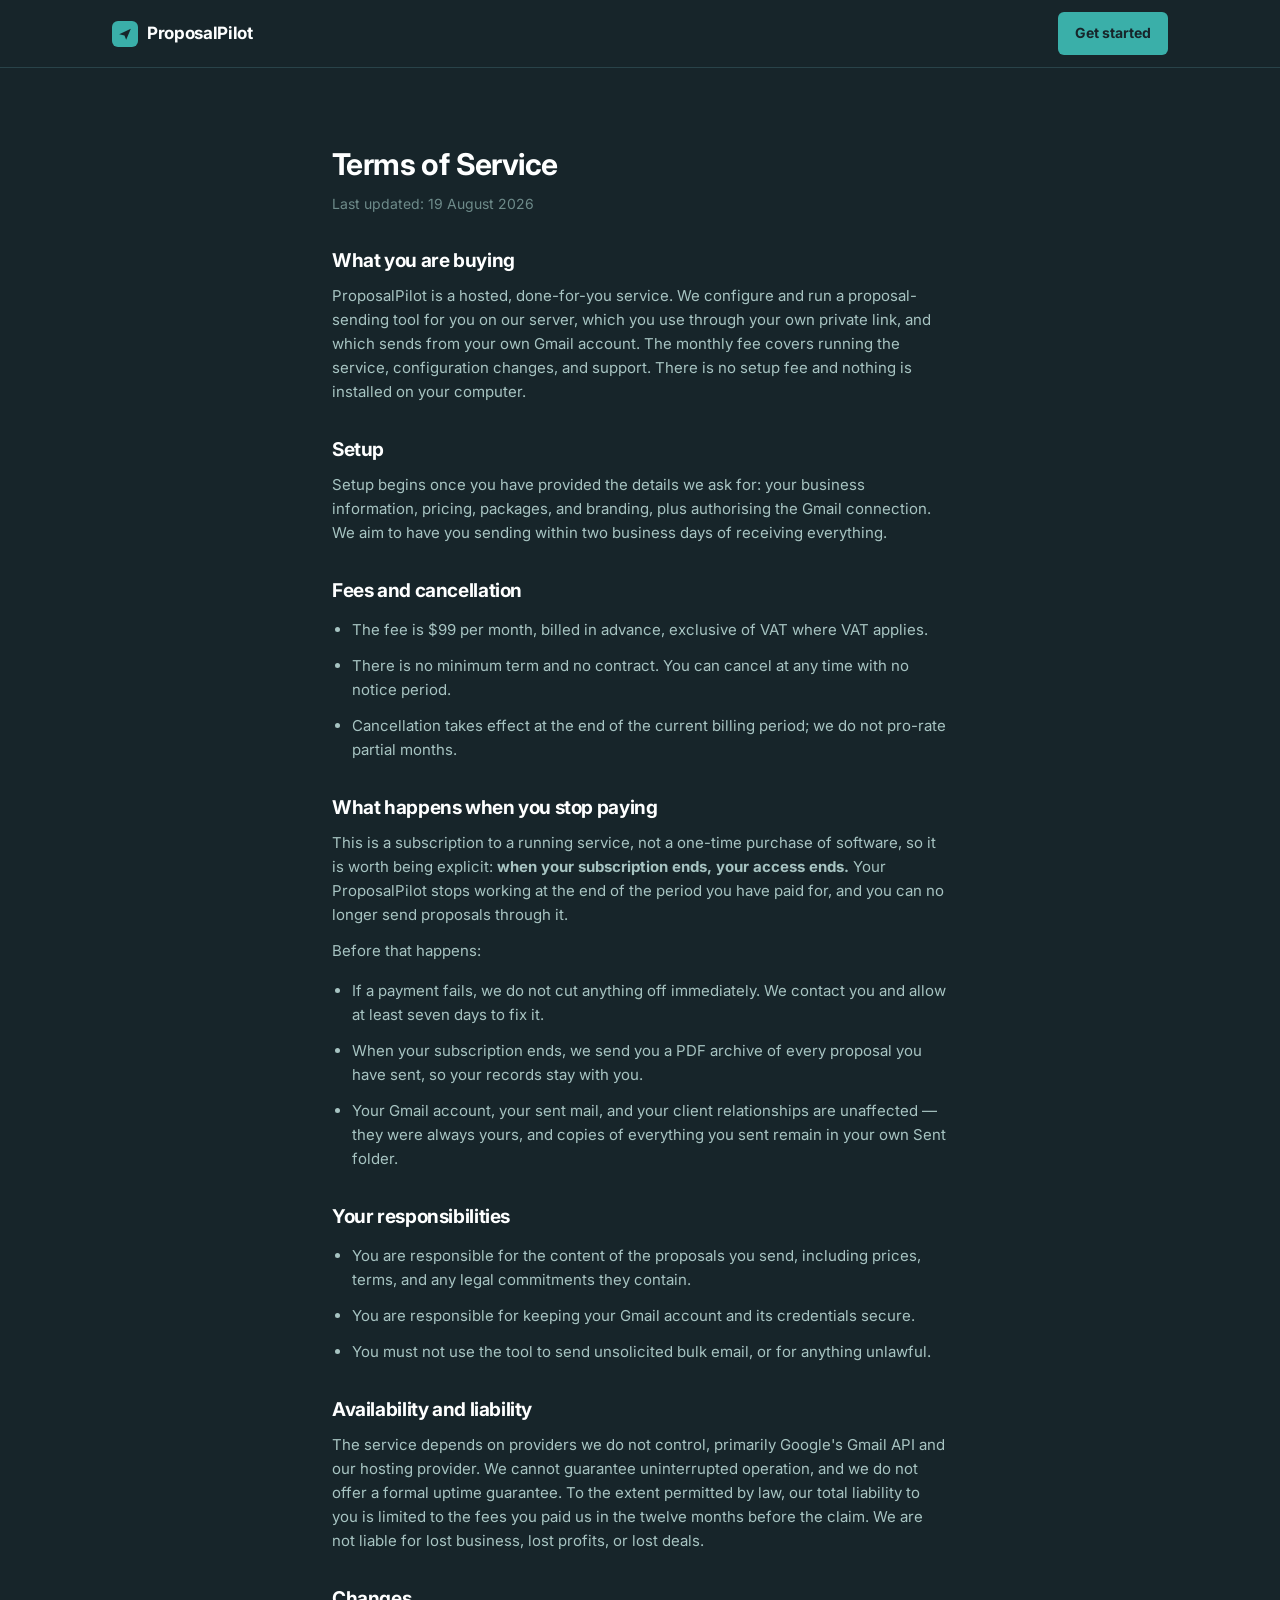
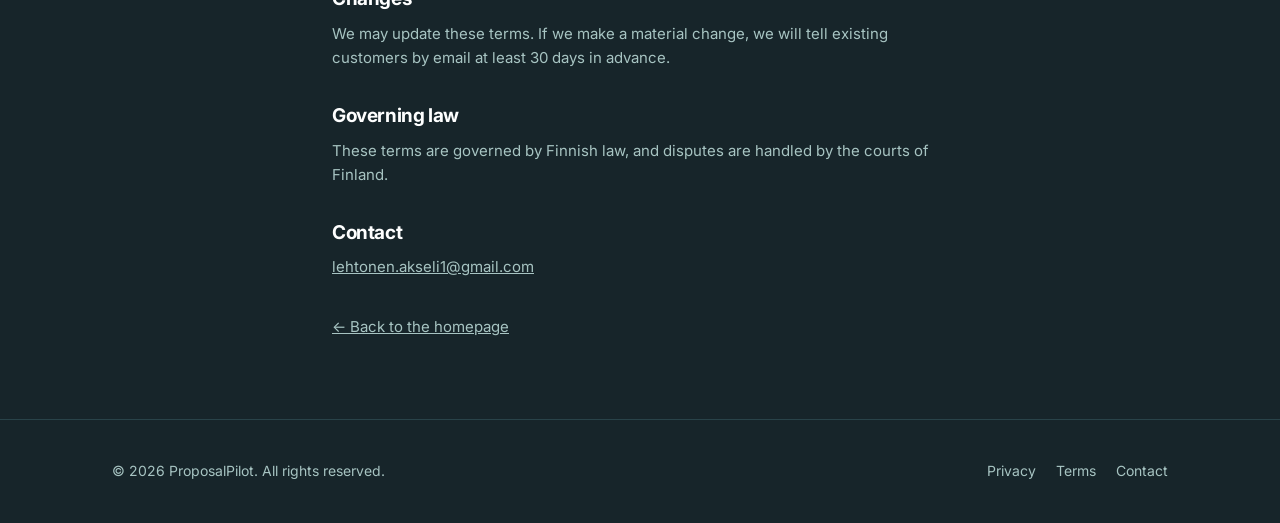
<file: terms.html>
<!DOCTYPE html>
<html lang="en">
<head>
<meta charset="utf-8">
<meta name="viewport" content="width=device-width, initial-scale=1">
<title>Terms of Service — ProposalPilot</title>
<meta name="description" content="The terms that apply to ProposalPilot setup and subscriptions.">
<meta name="theme-color" content="#17252a">
<link rel="icon" href="data:image/svg+xml,<svg xmlns='http://www.w3.org/2000/svg' viewBox='0 0 32 32'><rect width='32' height='32' rx='7' fill='%233AAFA9'/><path d='M7 17.5 25 8l-7 17-2.6-6.4L7 17.5Z' fill='%2317252A'/></svg>">
<link rel="preconnect" href="https://fonts.googleapis.com">
<link rel="preconnect" href="https://fonts.gstatic.com" crossorigin>
<link href="https://fonts.googleapis.com/css2?family=Inter:wght@400;500;600;700&display=swap" rel="stylesheet">
<link rel="stylesheet" href="styles.css">
</head>
<body>

<header class="nav">
  <div class="wrap nav-inner">
    <a class="logo" href="index.html">
      <span class="logo-mark" aria-hidden="true">
        <svg width="14" height="14" viewBox="0 0 24 24" fill="currentColor"><path d="M2 12.6 22 3l-8 19-2.9-7.3L2 12.6Z"/></svg>
      </span>
      ProposalPilot
    </a>
    <a class="btn btn-primary btn-sm" href="index.html#pricing">Get started</a>
  </div>
</header>

<main>
  <section>
    <div class="wrap legal">
      <h1>Terms of Service</h1>
      <p class="updated">Last updated: 19 August 2026</p>

      <h2>What you are buying</h2>
      <p>ProposalPilot is a hosted, done-for-you service. We configure and run a proposal-sending tool for you on our server, which you use through your own private link, and which sends from your own Gmail account. The monthly fee covers running the service, configuration changes, and support. There is no setup fee and nothing is installed on your computer.</p>

      <h2>Setup</h2>
      <p>Setup begins once you have provided the details we ask for: your business information, pricing, packages, and branding, plus authorising the Gmail connection. We aim to have you sending within two business days of receiving everything.</p>

      <h2>Fees and cancellation</h2>
      <ul>
        <li>The fee is $99 per month, billed in advance, exclusive of VAT where VAT applies.</li>
        <li>There is no minimum term and no contract. You can cancel at any time with no notice period.</li>
        <li>Cancellation takes effect at the end of the current billing period; we do not pro-rate partial months.</li>
      </ul>

      <h2>What happens when you stop paying</h2>
      <p>This is a subscription to a running service, not a one-time purchase of software, so it is worth being explicit: <strong>when your subscription ends, your access ends.</strong> Your ProposalPilot stops working at the end of the period you have paid for, and you can no longer send proposals through it.</p>
      <p>Before that happens:</p>
      <ul>
        <li>If a payment fails, we do not cut anything off immediately. We contact you and allow at least seven days to fix it.</li>
        <li>When your subscription ends, we send you a PDF archive of every proposal you have sent, so your records stay with you.</li>
        <li>Your Gmail account, your sent mail, and your client relationships are unaffected — they were always yours, and copies of everything you sent remain in your own Sent folder.</li>
      </ul>

      <h2>Your responsibilities</h2>
      <ul>
        <li>You are responsible for the content of the proposals you send, including prices, terms, and any legal commitments they contain.</li>
        <li>You are responsible for keeping your Gmail account and its credentials secure.</li>
        <li>You must not use the tool to send unsolicited bulk email, or for anything unlawful.</li>
      </ul>

      <h2>Availability and liability</h2>
      <p>The service depends on providers we do not control, primarily Google's Gmail API and our hosting provider. We cannot guarantee uninterrupted operation, and we do not offer a formal uptime guarantee. To the extent permitted by law, our total liability to you is limited to the fees you paid us in the twelve months before the claim. We are not liable for lost business, lost profits, or lost deals.</p>

      <h2>Changes</h2>
      <p>We may update these terms. If we make a material change, we will tell existing customers by email at least 30 days in advance.</p>

      <h2>Governing law</h2>
      <p>These terms are governed by Finnish law, and disputes are handled by the courts of Finland.</p>

      <h2>Contact</h2>
      <p><a href="mailto:lehtonen.akseli1@gmail.com">lehtonen.akseli1@gmail.com</a></p>

      <p style="margin-top:36px"><a href="index.html">← Back to the homepage</a></p>
    </div>
  </section>
</main>

<footer class="footer">
  <div class="wrap footer-inner">
    <p class="copyright">© 2026 ProposalPilot. All rights reserved.</p>
    <div class="footer-links">
      <a href="privacy.html">Privacy</a>
      <a href="terms.html">Terms</a>
      <a href="mailto:lehtonen.akseli1@gmail.com">Contact</a>
    </div>
  </div>
</footer>

</body>
</html>
</file>
<file: styles.css>
/* ProposalPilot — landing page styles. Mobile first. */

:root {
  --bg: #17252a;
  --surface: #1d3238;
  --accent: #3aafa9;
  --accent-deep: #2b7a78;
  --accent-pale: #def2f1;
  --text: #feffff;
  --muted: #a7c4c2;
  --line: #294349;
  --nav-h: 60px;
  --pad: 20px;
  --maxw: 1120px;
}

*,
*::before,
*::after {
  box-sizing: border-box;
}

html {
  scroll-behavior: smooth;
  scroll-padding-top: var(--nav-h);
  -webkit-text-size-adjust: 100%;
}

body {
  margin: 0;
  background: var(--bg);
  color: var(--muted);
  font-family: Inter, -apple-system, BlinkMacSystemFont, "Segoe UI", Roboto, sans-serif;
  font-size: 16px;
  line-height: 1.6;
  -webkit-font-smoothing: antialiased;
}

body.nav-open {
  overflow: hidden;
}

h1,
h2,
h3 {
  color: var(--text);
  font-weight: 700;
  letter-spacing: -0.02em;
  line-height: 1.1;
  margin: 0;
}

h1 {
  font-size: 34px;
}

h2 {
  font-size: 27px;
}

h3 {
  font-size: 17px;
  font-weight: 600;
  letter-spacing: -0.01em;
  line-height: 1.3;
}

p {
  margin: 0;
}

a {
  color: inherit;
}

img {
  max-width: 100%;
}

.wrap {
  width: 100%;
  max-width: var(--maxw);
  margin: 0 auto;
  padding: 0 var(--pad);
}

section {
  padding: 56px 0;
}

.section-head {
  margin-bottom: 32px;
}

.section-head p {
  margin-top: 12px;
  max-width: 46ch;
}

/* ---------- Buttons ---------- */

.btn {
  display: inline-flex;
  align-items: center;
  justify-content: center;
  gap: 8px;
  padding: 13px 20px;
  border: 1px solid transparent;
  border-radius: 6px;
  font: inherit;
  font-size: 15px;
  font-weight: 600;
  text-decoration: none;
  white-space: nowrap;
  cursor: pointer;
  transition: background-color 0.15s ease, border-color 0.15s ease, color 0.15s ease;
}

.btn-primary {
  background: var(--accent);
  color: #17252a;
  font-weight: 700;
}

.btn-primary:hover {
  background: #4fc4be;
}

.btn-secondary {
  background: transparent;
  border-color: #2b7a78;
  color: var(--text);
}

.btn-secondary:hover {
  border-color: var(--text);
}

.btn-block {
  width: 100%;
}

.btn-lg {
  padding: 16px 28px;
  font-size: 17px;
}

.btn-sm {
  padding: 9px 16px;
  font-size: 14px;
}

:focus-visible {
  outline: 2px solid var(--accent);
  outline-offset: 2px;
}

/* ---------- Nav ---------- */

.nav {
  position: sticky;
  top: 0;
  z-index: 50;
  height: var(--nav-h);
  /* Solid, not translucent: a backdrop-filter here would make .nav the
     containing block for the fixed mobile menu and collapse its height. */
  background: var(--bg);
  border-bottom: 1px solid var(--line);
}

.nav-inner {
  display: flex;
  align-items: center;
  justify-content: space-between;
  height: 100%;
}

.logo {
  display: inline-flex;
  align-items: center;
  gap: 9px;
  color: var(--text);
  font-size: 17px;
  font-weight: 700;
  letter-spacing: -0.02em;
  text-decoration: none;
}

.logo-mark {
  display: grid;
  place-items: center;
  width: 26px;
  height: 26px;
  background: var(--accent);
  border-radius: 6px;
  color: #17252a;
  flex: none;
}

.nav-links {
  display: none;
}

.nav-toggle {
  display: grid;
  place-items: center;
  width: 40px;
  height: 40px;
  margin-right: -8px;
  padding: 0;
  background: none;
  border: 0;
  color: var(--text);
  cursor: pointer;
}

.nav-menu {
  position: fixed;
  top: var(--nav-h);
  left: 0;
  right: 0;
  bottom: 0;
  display: none;
  flex-direction: column;
  gap: 4px;
  padding: 24px var(--pad) 40px;
  background: var(--bg);
  border-top: 1px solid var(--line);
}

.nav-menu.open {
  display: flex;
}

.nav-menu a {
  padding: 14px 0;
  border-bottom: 1px solid var(--line);
  color: var(--text);
  font-size: 18px;
  font-weight: 600;
  text-decoration: none;
}

.nav-menu .btn {
  margin-top: 20px;
  border-bottom: 0;
  color: #17252a;
  font-size: 16px;
}

/* ---------- Hero ---------- */

.hero {
  padding: 48px 0 40px;
}

.eyebrow {
  display: inline-flex;
  align-items: center;
  gap: 8px;
  margin-bottom: 20px;
  padding: 6px 12px;
  background: var(--surface);
  border: 1px solid var(--line);
  border-radius: 100px;
  color: var(--muted);
  font-size: 13px;
  font-weight: 500;
}

.eyebrow .dot {
  width: 6px;
  height: 6px;
  background: var(--accent);
  border-radius: 50%;
}

.hero p.lead {
  margin-top: 18px;
  max-width: 52ch;
  font-size: 17px;
}

/* The client's own words in the headline — set apart, not shouted. */
.quoted {
  color: var(--accent);
}

.hero-actions {
  display: flex;
  flex-direction: column;
  gap: 12px;
  margin-top: 28px;
}

.hero-note {
  margin-top: 16px;
  font-size: 14px;
}

/* ---------- App mockup ---------- */

.mockup {
  margin-top: 40px;
  background: var(--surface);
  border: 1px solid var(--line);
  border-radius: 10px;
  overflow: hidden;
}

.mockup-bar {
  display: flex;
  align-items: center;
  gap: 6px;
  padding: 11px 14px;
  border-bottom: 1px solid var(--line);
}

.mockup-bar span {
  width: 9px;
  height: 9px;
  background: #2b7a78;
  border-radius: 50%;
}

.mockup-bar .title {
  width: auto;
  height: auto;
  margin-left: 8px;
  background: none;
  border-radius: 0;
  color: var(--muted);
  font-size: 12px;
}

.mockup-body {
  display: grid;
  gap: 18px;
  padding: 18px;
}

.field label {
  display: block;
  margin-bottom: 6px;
  color: var(--muted);
  font-size: 12px;
  letter-spacing: 0.04em;
  text-transform: uppercase;
}

.field .value {
  padding: 10px 12px;
  background: #101b1f;
  border: 1px solid var(--line);
  border-radius: 6px;
  color: var(--text);
  font-size: 14px;
}

.mockup-fields {
  display: grid;
  gap: 12px;
}

.mockup-send {
  display: flex;
  align-items: center;
  gap: 10px;
  font-size: 13px;
}

.mockup-send .btn {
  pointer-events: none;
}

.doc {
  padding: 16px;
  background: #101b1f;
  border: 1px solid var(--line);
  border-radius: 6px;
}

.doc-head {
  display: flex;
  align-items: center;
  justify-content: space-between;
  padding-bottom: 12px;
  border-bottom: 1px solid var(--line);
  color: var(--text);
  font-size: 13px;
  font-weight: 600;
}

.doc-head .tag {
  padding: 3px 8px;
  background: rgba(58, 175, 169, 0.14);
  border-radius: 4px;
  color: var(--accent);
  font-size: 11px;
  font-weight: 600;
}

.doc-lines {
  display: grid;
  gap: 9px;
  margin-top: 14px;
}

.doc-lines i {
  display: block;
  height: 8px;
  background: #223a40;
  border-radius: 3px;
}

.doc-lines i.w80 { width: 80%; }
.doc-lines i.w60 { width: 60%; }
.doc-lines i.w45 { width: 45%; }
.doc-lines i.accent { background: rgba(58, 175, 169, 0.4); width: 35%; }

/* ---------- Stats bar ---------- */

.stats {
  border-top: 1px solid var(--line);
  border-bottom: 1px solid var(--line);
  background: var(--surface);
}

.stats .wrap {
  display: grid;
  gap: 1px;
  padding: 0;
}

.stat {
  padding: 22px var(--pad);
  border-bottom: 1px solid var(--line);
  text-align: center;
}

.stat:last-child {
  border-bottom: 0;
}

.stat b {
  display: block;
  color: var(--text);
  font-size: 20px;
  font-weight: 700;
  letter-spacing: -0.02em;
}

.stat span {
  font-size: 14px;
}

/* ---------- Steps ---------- */

.steps {
  display: grid;
  gap: 16px;
}

.step {
  padding: 24px 20px;
  background: var(--surface);
  border: 1px solid var(--line);
  border-radius: 10px;
}

.step-num {
  display: flex;
  align-items: center;
  gap: 12px;
  margin-bottom: 16px;
  color: var(--accent);
  font-size: 13px;
  font-weight: 700;
  letter-spacing: 0.08em;
}

.icon {
  display: grid;
  place-items: center;
  width: 38px;
  height: 38px;
  background: rgba(58, 175, 169, 0.12);
  border-radius: 8px;
  color: var(--accent);
  flex: none;
}

.step p {
  margin-top: 8px;
}

/* Steps without a "STEP 1" label carry the icon on its own. */
.step > .icon {
  margin-bottom: 16px;
}

/* ---------- Features ---------- */

.features {
  display: grid;
  gap: 1px;
  background: var(--line);
  border: 1px solid var(--line);
  border-radius: 10px;
  overflow: hidden;
}

.feature {
  padding: 26px 22px;
  background: var(--bg);
}

.feature .icon {
  margin-bottom: 16px;
}

.feature p {
  margin-top: 8px;
  font-size: 15px;
}

/* ---------- Example proposal (paper preview) ---------- */

#example {
  border-top: 1px solid var(--line);
}

.paper-frame {
  position: relative;
  border: 1px solid var(--line);
  border-radius: 12px;
  background: var(--surface);
  padding: 12px;
}

/* The visitor can scroll the document itself, the way they'd scroll a PDF. */
.paper {
  max-height: 60vh;
  overflow-y: auto;
  padding: 28px 22px 34px;
  background: #ffffff;
  border-radius: 6px;
  color: #1a1a1a;
  font-size: 13px;
  line-height: 1.55;
  overscroll-behavior: contain;
}

.paper strong {
  color: #111;
}

.paper p {
  margin-top: 8px;
}

.paper-head {
  display: grid;
  gap: 2px;
  padding-bottom: 12px;
  border-bottom: 1.5px solid #4a5158;
  color: #5c6570;
  font-size: 11.5px;
}

.paper-head strong {
  font-size: 14px;
}

.paper-title {
  margin-top: 26px;
  color: #111;
  font-size: 26px;
  letter-spacing: -0.02em;
}

.paper-meta {
  color: #5c6570;
  font-size: 11.5px;
}

.paper h4 {
  margin-top: 22px;
  color: #5c6570;
  font-size: 10.5px;
  font-weight: 700;
  letter-spacing: 0.09em;
  text-transform: uppercase;
}

.paper-table {
  width: 100%;
  margin-top: 12px;
  border-collapse: collapse;
  font-size: 12px;
}

.paper-table th {
  padding-bottom: 6px;
  border-bottom: 1.2px solid #4a5158;
  color: #5c6570;
  font-size: 10px;
  letter-spacing: 0.08em;
  text-align: left;
  text-transform: uppercase;
}

.paper-table td {
  padding: 8px 8px 8px 0;
  border-bottom: 1px solid #e6e8ea;
  vertical-align: top;
}

.paper-table td:first-child {
  font-weight: 700;
  color: #111;
}

.paper-table td:nth-child(2) {
  color: #5c6570;
}

.paper-table .num {
  padding-right: 0;
  text-align: right;
  white-space: nowrap;
}

.paper-table .total td {
  background: #f5f7f8;
  border-bottom: 0;
  font-weight: 700;
  color: #111;
}

.paper-foot {
  margin-top: 30px;
  padding-top: 10px;
  border-top: 1px solid #e6e8ea;
  color: #7a828b;
  font-size: 10.5px;
}

.paper-note {
  margin-top: 20px;
  text-align: center;
}

/* ---------- What it saves ---------- */

.value-box {
  padding: 30px 22px;
  background: var(--surface);
  border: 1px solid var(--line);
  border-radius: 12px;
  text-align: center;
}

.value-lead {
  color: var(--text);
  font-size: 22px;
  font-weight: 700;
  letter-spacing: -0.02em;
  line-height: 1.25;
}

.value-figures {
  display: grid;
  gap: 24px;
  margin-top: 28px;
  padding-top: 26px;
  border-top: 1px solid var(--line);
}

.value-figures b {
  display: block;
  color: var(--accent);
  font-size: 30px;
  font-weight: 700;
  letter-spacing: -0.02em;
}

.value-figures span {
  display: block;
  margin: 6px auto 0;
  max-width: 30ch;
  font-size: 15px;
}

/* ---------- Pricing ---------- */

.plans {
  display: grid;
  gap: 20px;
}

.plan {
  display: flex;
  flex-direction: column;
  padding: 28px 22px;
  background: var(--surface);
  border: 1px solid var(--line);
  border-radius: 12px;
}

.plan.featured {
  border-color: var(--accent);
}

.plan-top {
  display: flex;
  align-items: center;
  justify-content: space-between;
  gap: 12px;
}

.plan-name {
  color: var(--muted);
  font-size: 13px;
  font-weight: 700;
  letter-spacing: 0.1em;
  text-transform: uppercase;
}

.badge {
  padding: 4px 10px;
  background: var(--accent);
  border-radius: 100px;
  color: #17252a;
  font-size: 11px;
  font-weight: 700;
  letter-spacing: 0.04em;
  text-transform: uppercase;
}

.price {
  margin: 16px 0 4px;
  color: var(--text);
  font-size: 32px;
  font-weight: 700;
  letter-spacing: -0.03em;
}

.price small {
  color: var(--muted);
  font-size: 15px;
  font-weight: 500;
}

.plan-sub {
  font-size: 14px;
}

.plan ul {
  margin: 22px 0 26px;
  padding: 0;
  list-style: none;
  display: grid;
  gap: 11px;
  border-top: 1px solid var(--line);
  padding-top: 22px;
}

.plan li {
  display: flex;
  align-items: flex-start;
  gap: 10px;
  font-size: 15px;
}

.plan li svg {
  margin-top: 4px;
  color: var(--accent);
  flex: none;
}

.plan .btn {
  margin-top: auto;
}

.plans-single {
  max-width: 460px;
  margin: 0 auto;
  grid-template-columns: 1fr;
}

.plan-note {
  margin-top: 12px;
  font-size: 13px;
  text-align: center;
}

/* ---------- Contact form ---------- */

#contact {
  border-top: 1px solid var(--line);
}

.contact-form {
  display: grid;
  gap: 18px;
  max-width: 560px;
  margin: 0 auto;
  padding: 26px 20px;
  background: var(--surface);
  border: 1px solid var(--line);
  border-radius: 12px;
}

.field-row {
  display: grid;
  gap: 18px;
}

.form-field label {
  display: block;
  margin-bottom: 7px;
  color: var(--text);
  font-size: 14px;
  font-weight: 600;
}

.form-field .optional {
  color: var(--muted);
  font-weight: 400;
}

.contact-form input,
.contact-form textarea {
  width: 100%;
  padding: 12px 14px;
  background: #101b1f;
  border: 1px solid var(--line);
  border-radius: 6px;
  color: var(--text);
  font: inherit;
  font-size: 15px;
  resize: vertical;
}

.contact-form input::placeholder,
.contact-form textarea::placeholder {
  color: #6e8b8a;
}

.contact-form input:focus,
.contact-form textarea:focus {
  border-color: var(--accent);
  outline: none;
}

/* Honeypot: hidden from people, tempting to bots. */
.hp {
  position: absolute;
  left: -9999px;
  width: 1px;
  height: 1px;
  opacity: 0;
}

.form-msg {
  text-align: center;
  margin-top: 12px;
  font-size: 14px;
  min-height: 1px;
}

.form-msg.ok {
  color: var(--accent);
}

.form-msg.error {
  color: #ff6b6b;
}

/* ---------- FAQ ---------- */

.faq {
  border-top: 1px solid var(--line);
}

.faq-item {
  border-bottom: 1px solid var(--line);
}

.faq-q {
  display: flex;
  align-items: flex-start;
  justify-content: space-between;
  gap: 16px;
  width: 100%;
  padding: 20px 0;
  background: none;
  border: 0;
  color: var(--text);
  font: inherit;
  font-size: 16px;
  font-weight: 600;
  text-align: left;
  cursor: pointer;
}

.faq-q svg {
  margin-top: 4px;
  color: var(--muted);
  flex: none;
  transition: transform 0.2s ease;
}

.faq-item.open .faq-q svg {
  transform: rotate(45deg);
  color: var(--accent);
}

.faq-a {
  display: none;
  padding: 0 40px 22px 0;
  font-size: 15px;
}

.faq-item.open .faq-a {
  display: block;
}

/* ---------- CTA ---------- */

.cta {
  background: var(--accent);
  color: #17252a;
  text-align: center;
}

.cta h2 {
  color: #17252a;
  max-width: 18ch;
  margin: 0 auto;
}

.cta p {
  margin: 16px auto 28px;
  max-width: 42ch;
  color: rgba(23, 37, 42, 0.78);
  font-weight: 500;
}

.cta .btn {
  background: #17252a;
  color: var(--accent);
}

.cta .btn:hover {
  background: #0f1a1e;
}

/* ---------- Footer ---------- */

.footer {
  padding: 40px 0;
  border-top: 1px solid var(--line);
}

.footer-inner {
  display: grid;
  gap: 20px;
}

.footer-links {
  display: flex;
  flex-wrap: wrap;
  gap: 20px;
  font-size: 14px;
}

.footer-links a {
  color: var(--muted);
  text-decoration: none;
}

.footer-links a:hover {
  color: var(--text);
}

.copyright {
  font-size: 14px;
}

/* ---------- Legal pages ---------- */

.legal {
  max-width: 680px;
}

.legal h1 {
  font-size: 30px;
}

.legal h2 {
  margin-top: 36px;
  font-size: 19px;
}

.legal p,
.legal li {
  margin-top: 12px;
  font-size: 15px;
}

.legal ul {
  padding-left: 20px;
}

.legal .updated {
  margin-top: 12px;
  font-size: 14px;
  color: #6e8b8a;
}

/* ---------- Tablet ---------- */

@media (min-width: 700px) {
  :root {
    --pad: 32px;
  }

  h1 { font-size: 48px; }
  h2 { font-size: 34px; }

  section { padding: 80px 0; }

  .hero { padding: 72px 0 56px; }
  .hero p.lead { font-size: 18px; }

  .hero-actions {
    flex-direction: row;
  }

  .stats .wrap {
    grid-template-columns: repeat(2, 1fr);
  }

  .stat {
    border-right: 1px solid var(--line);
  }

  .stat:nth-child(2n) {
    border-right: 0;
  }

  .stat:nth-child(n + 3) {
    border-bottom: 0;
  }

  .steps,
  .features {
    grid-template-columns: repeat(2, 1fr);
  }

  .plans:not(.plans-single) {
    grid-template-columns: repeat(2, 1fr);
  }

  .mockup-body {
    grid-template-columns: 1fr 1fr;
    align-items: start;
    padding: 24px;
    gap: 24px;
  }

  .field-row {
    grid-template-columns: 1fr 1fr;
  }

  .value-figures {
    grid-template-columns: repeat(2, 1fr);
    gap: 32px;
  }

  .value-box {
    padding: 40px 32px;
  }

  .value-lead {
    font-size: 28px;
  }

  .paper {
    padding: 40px 44px 46px;
    font-size: 13.5px;
  }

  .contact-form {
    padding: 32px;
  }

  .footer-inner {
    grid-template-columns: 1fr auto;
    align-items: center;
  }
}

/* ---------- Desktop ---------- */

@media (min-width: 960px) {
  :root {
    --nav-h: 68px;
  }

  h1 { font-size: 60px; }

  .nav-toggle,
  .nav-menu {
    display: none !important;
  }

  .nav-links {
    display: flex;
    align-items: center;
    gap: 28px;
  }

  .nav-links a {
    color: var(--muted);
    font-size: 15px;
    font-weight: 500;
    text-decoration: none;
  }

  .nav-links a:hover {
    color: var(--text);
  }

  .nav-links .btn {
    color: #17252a;
  }

  .hero {
    padding: 96px 0 72px;
    text-align: center;
  }

  .hero p.lead,
  .hero .eyebrow {
    margin-left: auto;
    margin-right: auto;
  }

  .hero h1 {
    max-width: 21ch;
    margin: 0 auto;
  }

  .hero-actions {
    justify-content: center;
  }

  .mockup {
    max-width: 940px;
    margin: 56px auto 0;
  }

  .stats .wrap {
    grid-template-columns: repeat(4, 1fr);
  }

  .stat {
    border-bottom: 0;
  }

  .stat:nth-child(2n) {
    border-right: 1px solid var(--line);
  }

  .stat:last-child {
    border-right: 0;
  }

  .section-head {
    margin-bottom: 44px;
  }

  .steps {
    grid-template-columns: repeat(3, 1fr);
  }

  .features {
    grid-template-columns: repeat(3, 1fr);
  }

  .plans:not(.plans-single) {
    max-width: 840px;
    margin: 0 auto;
  }

  .faq {
    max-width: 760px;
  }

  .paper-frame {
    max-width: 780px;
    margin: 0 auto;
  }

  .value-box {
    max-width: 840px;
    margin: 0 auto;
  }

  .value-lead {
    font-size: 32px;
  }
}
</file>
